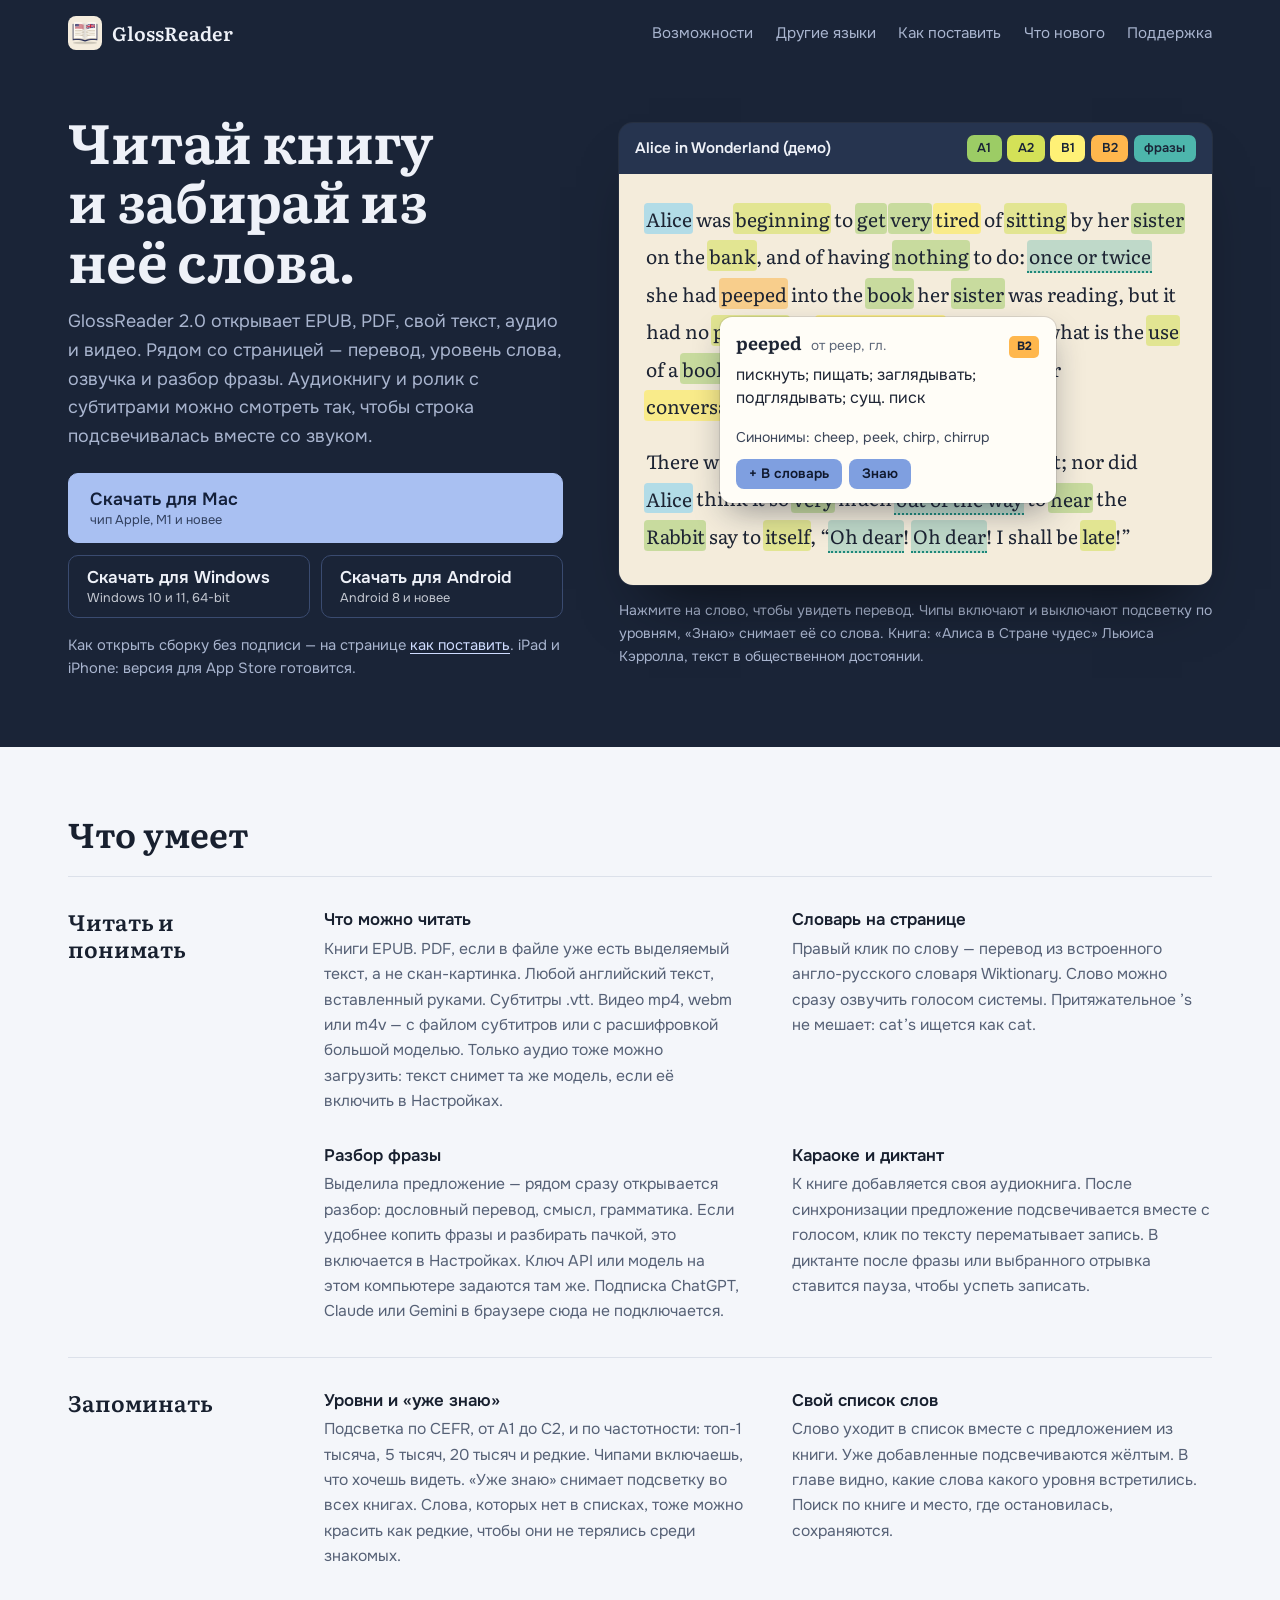
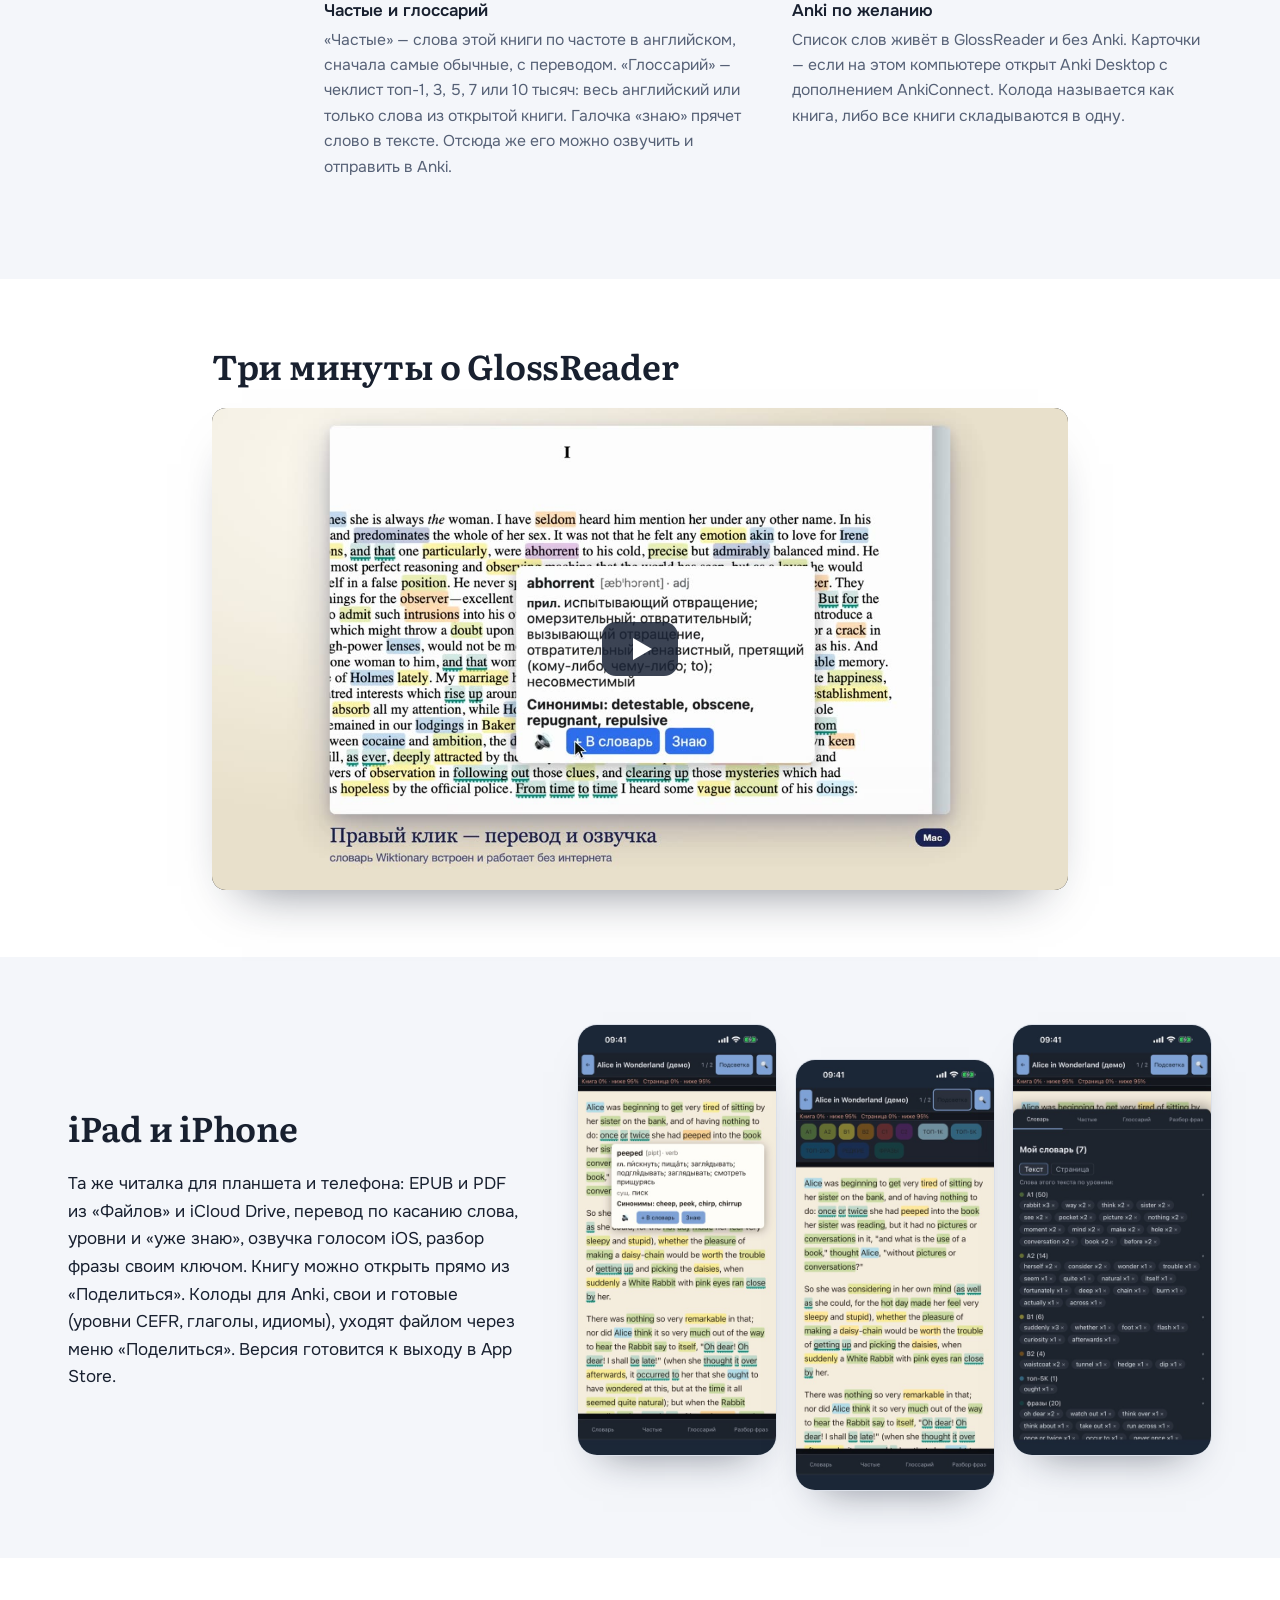
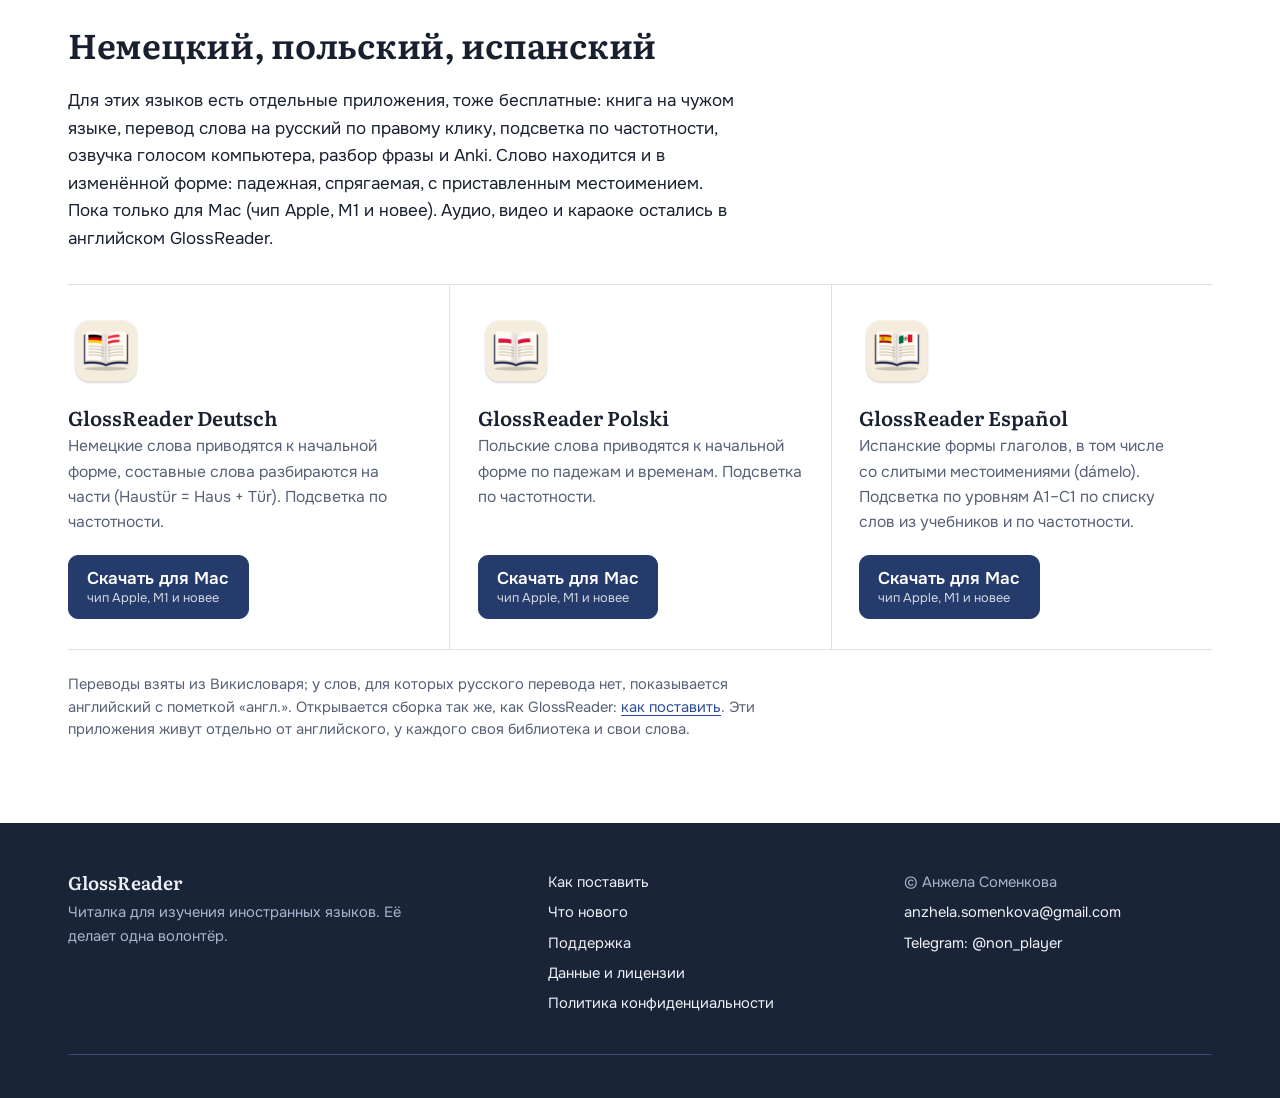
<file: index.html>
<!DOCTYPE html>
<html lang="ru">
<head>
  <meta charset="utf-8">
  <meta name="viewport" content="width=device-width, initial-scale=1">
  <meta name="theme-color" content="#1a2437">
  <meta name="description" content="Читалка для изучения языков: перевод слова по правому клику, подсветка по уровням A1–C2, озвучка и разбор фразы. Для Mac, Windows и Android.">
  <title>GlossReader — читалка для изучения английского</title>
  <link rel="preload" href="fonts/onest-cyrillic-wght-normal.woff2" as="font" type="font/woff2" crossorigin>
  <link rel="preload" href="fonts/literata-cyrillic-wght-normal.woff2" as="font" type="font/woff2" crossorigin>
  <link rel="stylesheet" href="style.css?v=2026-11-12b">
  <link rel="icon" href="favicon.ico" sizes="any">
  <link rel="icon" type="image/png" sizes="32x32" href="favicon-32.png">
  <link rel="icon" type="image/png" sizes="192x192" href="icon-192.png">
  <link rel="apple-touch-icon" href="apple-touch-icon.png">
</head>
<body>
  <header class="top">
    <div class="wide">
    <nav class="nav" aria-label="Разделы">
      <a class="brand" href="index.html"><img src="icon-192.png" alt="" width="34" height="34">GlossReader</a>
      <a href="index.html#features">Возможности</a>
      <a href="index.html#languages">Другие языки</a>
      <a href="guide.html">Как поставить</a>
      <a href="notes.html">Что нового</a>
      <a href="support.html">Поддержка</a>
    </nav>
      <div class="hero">
        <div class="hero-text">
          <h1>Читай книгу и забирай из неё слова.</h1>
          <p class="lead">GlossReader 2.0 открывает EPUB, PDF, свой текст, аудио и видео. Рядом со страницей — перевод, уровень слова, озвучка и разбор фразы. Аудиокнигу и ролик с субтитрами можно смотреть так, чтобы строка подсвечивалась вместе со звуком.</p>
          <div class="downloads">
            <a class="btn primary" href="downloads/GlossReader.dmg" data-goatcounter-click="download-GlossReader.dmg">Скачать для Mac<small>чип Apple, M1 и новее</small></a>
            <a class="btn" href="downloads/GlossReader-amd64-installer.exe" data-goatcounter-click="download-GlossReader-amd64-installer.exe">Скачать для Windows<small>Windows 10 и 11, 64-bit</small></a>
            <a class="btn" href="downloads/GlossReader.apk" data-goatcounter-click="download-GlossReader.apk">Скачать для Android<small>Android 8 и новее</small></a>
          </div>
          <p class="fine">Как открыть сборку без подписи — на странице <a href="guide.html">как поставить</a>. iPad и iPhone: версия для App Store готовится.</p>
        </div>

        <figure class="reader" id="reader" data-off="">
          <div class="reader-window">
            <div class="reader-bar">
              <span class="reader-title">Alice in Wonderland (демо)</span>
              <div class="chips" role="group" aria-label="Подсветка по уровням">
                <button type="button" class="chip" data-lvl="a1" aria-pressed="true">A1</button>
                <button type="button" class="chip" data-lvl="a2" aria-pressed="true">A2</button>
                <button type="button" class="chip" data-lvl="b1" aria-pressed="true">B1</button>
                <button type="button" class="chip" data-lvl="b2" aria-pressed="true">B2</button>
                <button type="button" class="chip" data-lvl="phrase" aria-pressed="true">фразы</button>
              </div>
            </div>
            <div class="reader-page" lang="en">
              <p><span class="w name" data-k="alice" role="button" tabindex="0">Alice</span> was <span class="w a2" data-k="beginning" role="button" tabindex="0">beginning</span> to <span class="w a1" data-k="get" role="button" tabindex="0">get</span> <span class="w a1" data-k="very" role="button" tabindex="0">very</span> <span class="w b1" data-k="tired" role="button" tabindex="0">tired</span> of <span class="w a2" data-k="sitting" role="button" tabindex="0">sitting</span> by her <span class="w a1" data-k="sister" role="button" tabindex="0">sister</span> on the <span class="w a2" data-k="bank" role="button" tabindex="0">bank</span>, and of having <span class="w a1" data-k="nothing" role="button" tabindex="0">nothing</span> to do: <span class="w phrase" data-k="oncetwice" role="button" tabindex="0">once or twice</span> she had <span class="w b2" data-k="peeped" role="button" tabindex="0">peeped</span> into the <span class="w a1" data-k="book" role="button" tabindex="0">book</span> her <span class="w a1" data-k="sister" role="button" tabindex="0">sister</span> was reading, but it had no <span class="w a2" data-k="pictures" role="button" tabindex="0">pictures</span> or <span class="w b1" data-k="conversations" role="button" tabindex="0">conversations</span> in it, “and what is the <span class="w a2" data-k="use" role="button" tabindex="0">use</span> of a <span class="w a1" data-k="book" role="button" tabindex="0">book</span>,” <span class="w b1" data-k="thought" role="button" tabindex="0">thought</span> <span class="w name" data-k="alice" role="button" tabindex="0">Alice</span> “<span class="w a2" data-k="without" role="button" tabindex="0">without</span> <span class="w a2" data-k="pictures" role="button" tabindex="0">pictures</span> or <span class="w b1" data-k="conversations" role="button" tabindex="0">conversations</span>?”</p>
              <p>There was <span class="w a1" data-k="nothing" role="button" tabindex="0">nothing</span> so <span class="w a1" data-k="very" role="button" tabindex="0">very</span> <span class="w b2" data-k="remarkable" role="button" tabindex="0">remarkable</span> in that; nor did <span class="w name" data-k="alice" role="button" tabindex="0">Alice</span> think it so <span class="w a1" data-k="very" role="button" tabindex="0">very</span> much <span class="w phrase" data-k="outofway" role="button" tabindex="0">out of the way</span> to <span class="w a1" data-k="hear" role="button" tabindex="0">hear</span> the <span class="w a1" data-k="rabbit" role="button" tabindex="0">Rabbit</span> say to <span class="w a2" data-k="itself" role="button" tabindex="0">itself</span>, “<span class="w phrase" data-k="ohdear" role="button" tabindex="0">Oh dear</span>! <span class="w phrase" data-k="ohdear" role="button" tabindex="0">Oh dear</span>! I shall be <span class="w a2" data-k="late" role="button" tabindex="0">late</span>!”</p>
              <div class="pop" role="dialog" aria-label="Перевод слова" lang="ru" hidden>
                <div class="pop-head"><span class="pop-word"></span><span class="pop-pos"></span><span class="pop-level"></span></div>
                <p class="pop-tr"></p>
                <p class="pop-syn"></p>
                <div class="pop-actions">
                  <button type="button" data-act="save" aria-pressed="false">+ В словарь</button>
                  <button type="button" data-act="known">Знаю</button>
                </div>
              </div>
            </div>
          </div>
          <figcaption class="reader-note">Нажмите на слово, чтобы увидеть перевод. Чипы включают и выключают подсветку по уровням, «Знаю» снимает её со слова. Книга: «Алиса в Стране чудес» Льюиса Кэрролла, текст в общественном достоянии.</figcaption>
        </figure>
      </div>
    </div>
  </header>

  <main>
    <section class="section" id="features">
      <div class="wide">
        <h2>Что умеет</h2>
        <div class="group">
          <h3 class="group-title">Читать и понимать</h3>
          <div class="feats">
          <article class="feat">
            <h4>Что можно читать</h4>
            <p>Книги EPUB. PDF, если в файле уже есть выделяемый текст, а не скан-картинка. Любой английский текст, вставленный руками. Субтитры .vtt. Видео mp4, webm или m4v — с файлом субтитров или с расшифровкой большой моделью. Только аудио тоже можно загрузить: текст снимет та же модель, если её включить в Настройках.</p>
          </article>
          <article class="feat">
            <h4>Словарь на странице</h4>
            <p>Правый клик по слову — перевод из встроенного англо-русского словаря Wiktionary. Слово можно сразу озвучить голосом системы. Притяжательное ’s не мешает: cat’s ищется как cat.</p>
          </article>
          <article class="feat">
            <h4>Разбор фразы</h4>
            <p>Выделила предложение — рядом сразу открывается разбор: дословный перевод, смысл, грамматика. Если удобнее копить фразы и разбирать пачкой, это включается в Настройках. Ключ API или модель на этом компьютере задаются там же. Подписка ChatGPT, Claude или Gemini в браузере сюда не подключается.</p>
          </article>
          <article class="feat">
            <h4>Караоке и диктант</h4>
            <p>К книге добавляется своя аудиокнига. После синхронизации предложение подсвечивается вместе с голосом, клик по тексту перематывает запись. В диктанте после фразы или выбранного отрывка ставится пауза, чтобы успеть записать.</p>
          </article>
          </div>
        </div>
        <div class="group">
          <h3 class="group-title">Запоминать</h3>
          <div class="feats">
          <article class="feat">
            <h4>Уровни и «уже знаю»</h4>
            <p>Подсветка по CEFR, от A1 до C2, и по частотности: топ-1 тысяча, 5 тысяч, 20 тысяч и редкие. Чипами включаешь, что хочешь видеть. «Уже знаю» снимает подсветку во всех книгах. Слова, которых нет в списках, тоже можно красить как редкие, чтобы они не терялись среди знакомых.</p>
          </article>
          <article class="feat">
            <h4>Свой список слов</h4>
            <p>Слово уходит в список вместе с предложением из книги. Уже добавленные подсвечиваются жёлтым. В главе видно, какие слова какого уровня встретились. Поиск по книге и место, где остановилась, сохраняются.</p>
          </article>
          <article class="feat">
            <h4>Частые и глоссарий</h4>
            <p>«Частые» — слова этой книги по частоте в английском, сначала самые обычные, с переводом. «Глоссарий» — чеклист топ-1, 3, 5, 7 или 10 тысяч: весь английский или только слова из открытой книги. Галочка «знаю» прячет слово в тексте. Отсюда же его можно озвучить и отправить в Anki.</p>
          </article>
          <article class="feat">
            <h4>Anki по желанию</h4>
            <p>Список слов живёт в GlossReader и без Anki. Карточки — если на этом компьютере открыт Anki Desktop с дополнением AnkiConnect. Колода называется как книга, либо все книги складываются в одну.</p>
          </article>
          </div>
        </div>
      </div>
    </section>

    <section class="section surface" id="video">
      <div class="wide video-wrap">
        <h2>Три минуты о GlossReader</h2>
        <!-- The YouTube player loads only on click: until then the page talks to nobody
             but GitHub Pages, as privacy.html promises. It starts muted so it never
             surprises anyone with sound. Without JavaScript the link opens the video
             on YouTube. -->
        <div class="video" data-youtube="9td3zvBmm-w">
          <a href="https://youtu.be/9td3zvBmm-w" aria-label="Смотреть ролик о GlossReader">
            <img src="img/promo-poster.jpg" alt="Кадр из ролика: правый клик по слову abhorrent открывает перевод и озвучку" width="1280" height="720" loading="lazy">
            <span class="play" aria-hidden="true"></span>
          </a>
        </div>
      </div>
    </section>

    <section class="section" id="ios">
      <div class="wide split">
        <div>
          <h2>iPad и iPhone</h2>
          <p>Та же читалка для планшета и телефона: EPUB и PDF из «Файлов» и iCloud Drive, перевод по касанию слова, уровни и «уже знаю», озвучка голосом iOS, разбор фразы своим ключом. Книгу можно открыть прямо из «Поделиться». Колоды для Anki, свои и готовые (уровни CEFR, глаголы, идиомы), уходят файлом через меню «Поделиться». Версия готовится к выходу в App Store.</p>
        </div>
        <div class="phones">
          <figure><img src="img/phone-translation.jpg" alt="iPhone: перевод слова peeped над страницей книги" width="460" height="1000" loading="lazy"></figure>
          <figure><img src="img/phone-levels.jpg" alt="iPhone: страница книги с подсветкой слов по уровням A1–C2" width="460" height="1000" loading="lazy"></figure>
          <figure><img src="img/phone-words.jpg" alt="iPhone: свой список слов книги, разложенный по уровням" width="460" height="1000" loading="lazy"></figure>
        </div>
      </div>
    </section>

    <section class="section surface" id="languages">
      <div class="wide">
        <h2>Немецкий, польский, испанский</h2>
        <p class="section-lead">Для этих языков есть отдельные приложения, тоже бесплатные: книга на чужом языке, перевод слова на русский по правому клику, подсветка по частотности, озвучка голосом компьютера, разбор фразы и Anki. Слово находится и в изменённой форме: падежная, спрягаемая, с приставленным местоимением. Пока только для Mac (чип Apple, M1 и новее). Аудио, видео и караоке остались в английском GlossReader.</p>
        <div class="editions">
        <article class="edition">
          <img src="img/app-de.png" alt="Иконка GlossReader Deutsch: книга с флагами Германии и Австрии" width="76" height="76">
          <h3>GlossReader Deutsch</h3>
          <p>Немецкие слова приводятся к начальной форме, составные слова разбираются на части (Haustür = Haus + Tür). Подсветка по частотности.</p>
          <a class="btn primary" href="downloads/GlossReaderDeutsch.dmg" data-goatcounter-click="download-GlossReaderDeutsch.dmg">Скачать для Mac<small>чип Apple, M1 и новее</small></a>
        </article>
        <article class="edition">
          <img src="img/app-pl.png" alt="Иконка GlossReader Polski: книга с флагами Польши" width="76" height="76">
          <h3>GlossReader Polski</h3>
          <p>Польские слова приводятся к начальной форме по падежам и временам. Подсветка по частотности.</p>
          <a class="btn primary" href="downloads/GlossReaderPolski.dmg" data-goatcounter-click="download-GlossReaderPolski.dmg">Скачать для Mac<small>чип Apple, M1 и новее</small></a>
        </article>
        <article class="edition">
          <img src="img/app-es.png" alt="Иконка GlossReader Español: книга с флагами Испании и Мексики" width="76" height="76">
          <h3>GlossReader Español</h3>
          <p>Испанские формы глаголов, в том числе со слитыми местоимениями (dámelo). Подсветка по уровням A1–C1 по списку слов из учебников и по частотности.</p>
          <a class="btn primary" href="downloads/GlossReaderEspanol.dmg" data-goatcounter-click="download-GlossReaderEspanol.dmg">Скачать для Mac<small>чип Apple, M1 и новее</small></a>
        </article>
        </div>
        <p class="fine" style="margin-top:1.4rem;max-width:46rem">Переводы взяты из Викисловаря; у слов, для которых русского перевода нет, показывается английский с пометкой «англ.». Открывается сборка так же, как GlossReader: <a href="guide.html#editions">как поставить</a>. Эти приложения живут отдельно от английского, у каждого своя библиотека и свои слова.</p>
      </div>
    </section>
  </main>

  <footer class="foot">
    <div class="wide">
      <div class="foot-grid">
        <div>
          <strong>GlossReader</strong>
          <p>Читалка для изучения иностранных языков. Её делает одна волонтёр.</p>
        </div>
        <ul>
          <li><a href="guide.html">Как поставить</a></li>
          <li><a href="notes.html">Что нового</a></li>
          <li><a href="support.html">Поддержка</a></li>
          <li><a href="data.html">Данные и лицензии</a></li>
          <li><a href="privacy.html">Политика конфиденциальности</a></li>
        </ul>
        <ul>
          <li>© Анжела Соменкова</li>
          <li><a href="mailto:anzhela.somenkova@gmail.com">anzhela.somenkova@gmail.com</a></li>
          <li><a href="https://t.me/non_player">Telegram: @non_player</a></li>
        </ul>
      </div>
      <div class="foot-base"><span></span><!-- stats-link --></div>
    </div>
  </footer>
  <script src="demo.js?v=2026-11-12b"></script>
  <script>
    document.querySelectorAll('.video[data-youtube]').forEach(function (box) {
      box.querySelector('a').addEventListener('click', function (e) {
        e.preventDefault();
        var player = document.createElement('iframe');
        player.src = 'https://www.youtube-nocookie.com/embed/' + box.dataset.youtube + '?autoplay=1&mute=1&rel=0';
        player.title = 'Ролик о GlossReader';
        player.allow = 'autoplay; encrypted-media; picture-in-picture; fullscreen';
        player.allowFullscreen = true;
        box.replaceChildren(player);
      });
    });
  </script>
</body>
</html>
</file>
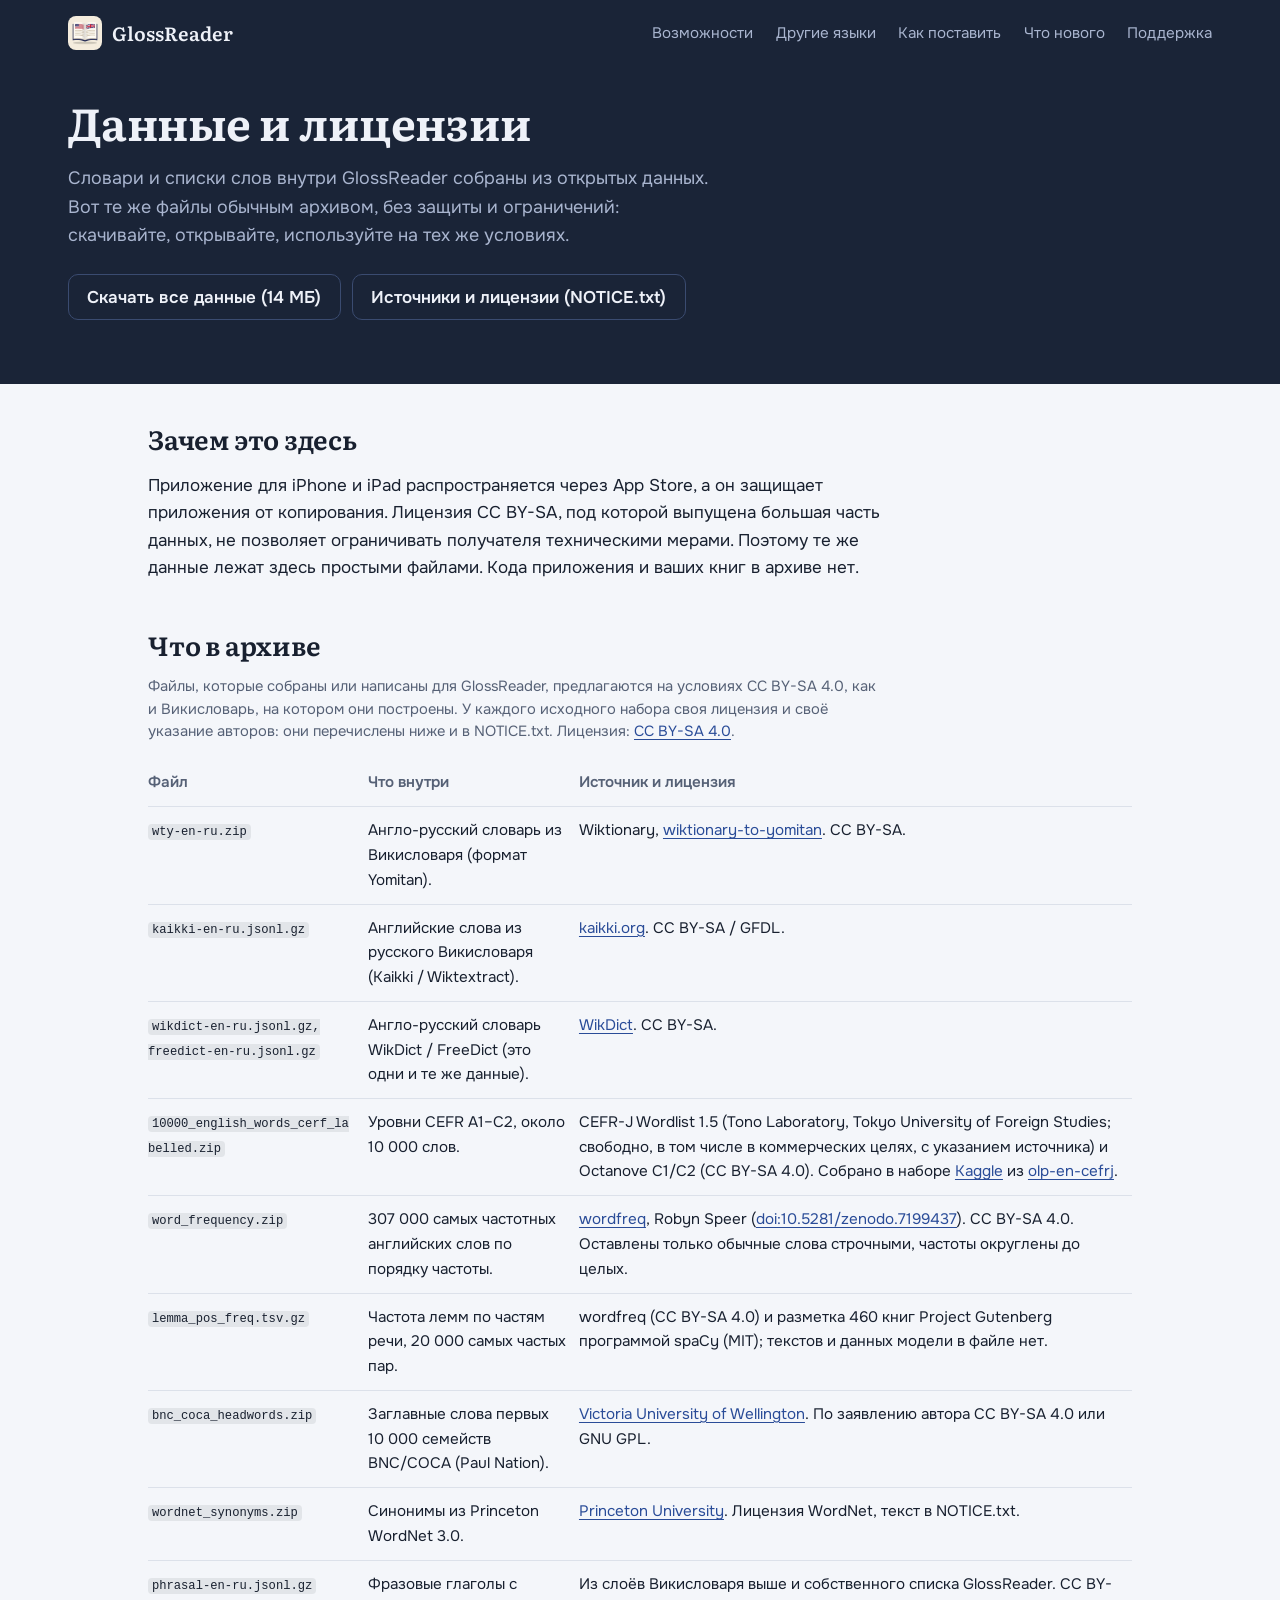
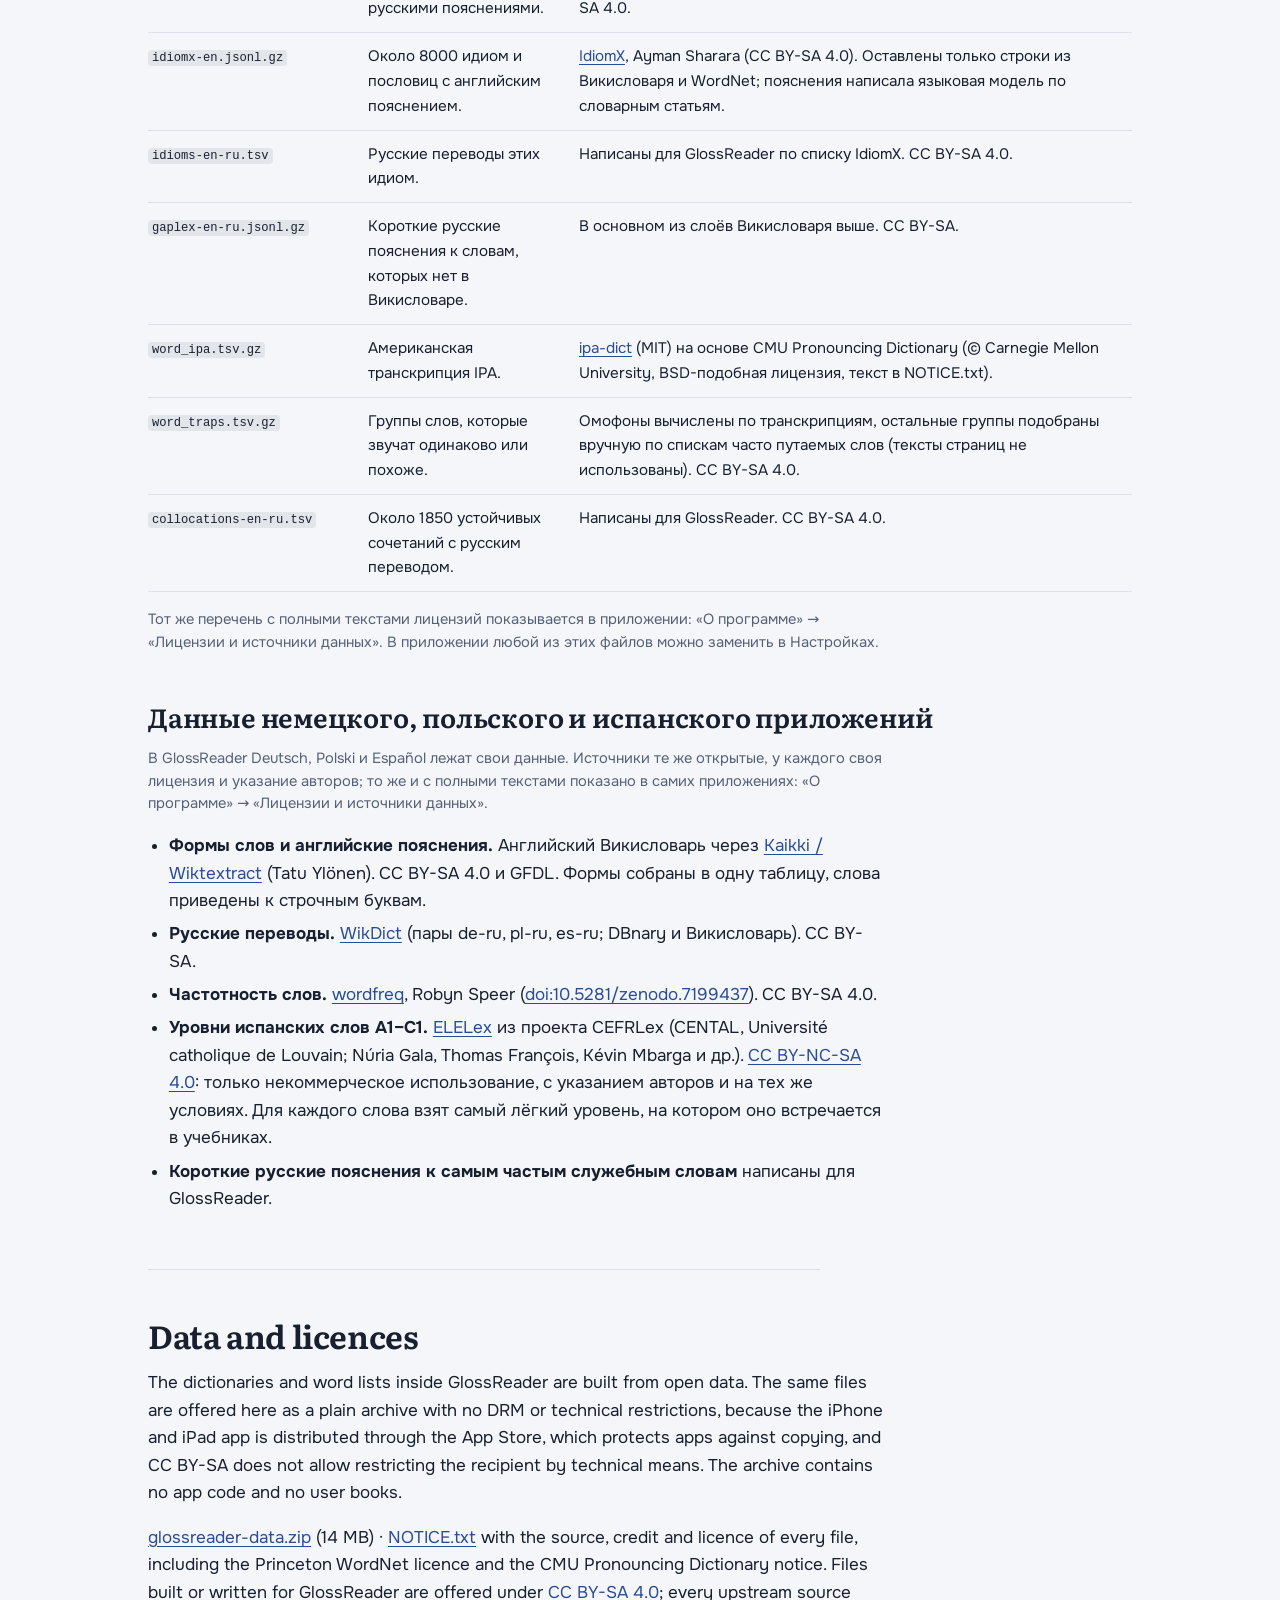
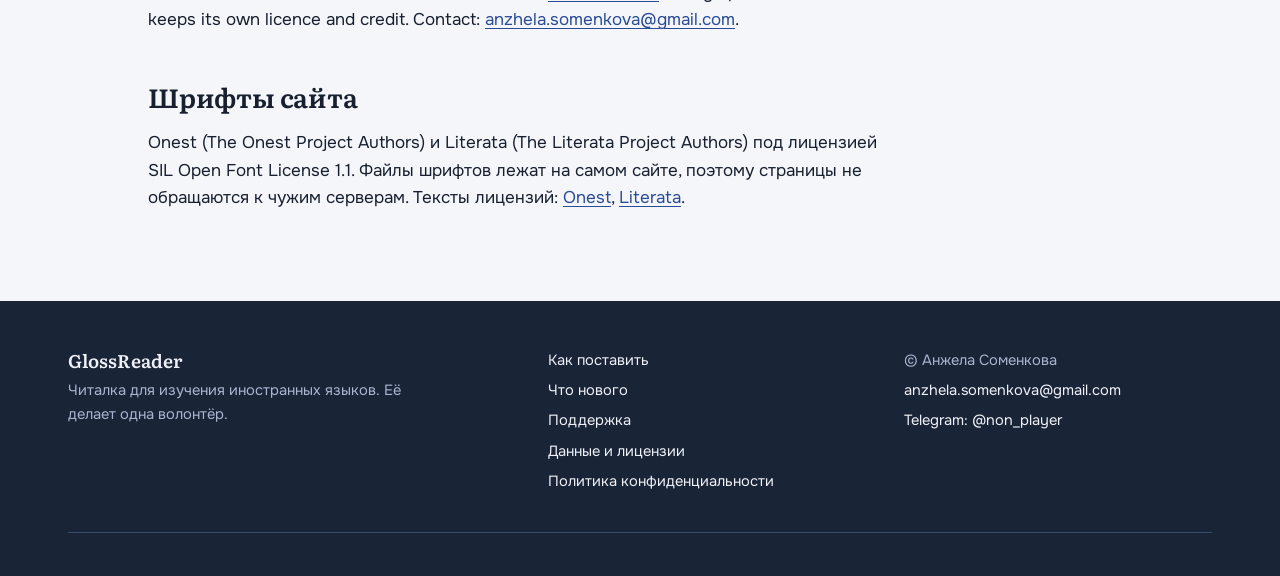
<file: data.html>
<!DOCTYPE html>
<html lang="ru">
<head>
  <meta charset="utf-8">
  <meta name="viewport" content="width=device-width, initial-scale=1">
  <meta name="theme-color" content="#1a2437">
  <title>GlossReader: данные и лицензии / Data and licences</title>
  <link rel="preload" href="fonts/onest-cyrillic-wght-normal.woff2" as="font" type="font/woff2" crossorigin>
  <link rel="preload" href="fonts/literata-cyrillic-wght-normal.woff2" as="font" type="font/woff2" crossorigin>
  <link rel="stylesheet" href="style.css?v=2026-11-12b">
  <link rel="icon" href="favicon.ico" sizes="any">
  <link rel="icon" type="image/png" sizes="32x32" href="favicon-32.png">
  <link rel="icon" type="image/png" sizes="192x192" href="icon-192.png">
  <link rel="apple-touch-icon" href="apple-touch-icon.png">
</head>
<body>
  <header class="top">
    <div class="wide">
    <nav class="nav" aria-label="Разделы">
      <a class="brand" href="index.html"><img src="icon-192.png" alt="" width="34" height="34">GlossReader</a>
      <a href="index.html#features">Возможности</a>
      <a href="index.html#languages">Другие языки</a>
      <a href="guide.html">Как поставить</a>
      <a href="notes.html">Что нового</a>
      <a href="support.html">Поддержка</a>
    </nav>
      <div class="page-head">
      <h1>Данные и лицензии</h1>
      <p class="lead">Словари и списки слов внутри GlossReader собраны из открытых данных. Вот те же файлы обычным архивом, без защиты и ограничений: скачивайте, открывайте, используйте на тех же условиях.</p>
      <div class="downloads">
        <a class="btn" href="downloads/data/glossreader-data.zip" data-goatcounter-click="download-glossreader-data.zip">Скачать все данные (14 МБ)</a>
        <a class="btn secondary" href="downloads/data/NOTICE.txt" data-goatcounter-click="download-NOTICE.txt">Источники и лицензии (NOTICE.txt)</a>
      </div>
    
      </div>
    </div>
  </header>

  <main class="prose roomy">
    <h2>Зачем это здесь</h2>
    <p>Приложение для iPhone и iPad распространяется через App Store, а он защищает приложения от копирования. Лицензия CC BY-SA, под которой выпущена большая часть данных, не позволяет ограничивать получателя техническими мерами. Поэтому те же данные лежат здесь простыми файлами. Кода приложения и ваших книг в архиве нет.</p>

    <h2>Что в архиве</h2>
    <p class="fine">Файлы, которые собраны или написаны для GlossReader, предлагаются на условиях CC BY-SA 4.0, как и Викисловарь, на котором они построены. У каждого исходного набора своя лицензия и своё указание авторов: они перечислены ниже и в NOTICE.txt. Лицензия: <a href="https://creativecommons.org/licenses/by-sa/4.0/legalcode.en">CC BY-SA 4.0</a>.</p>
    <table>
      <thead><tr><th>Файл</th><th>Что внутри</th><th>Источник и лицензия</th></tr></thead>
      <tbody>
        <tr><td><code>wty-en-ru.zip</code></td><td>Англо-русский словарь из Викисловаря (формат Yomitan).</td><td>Wiktionary, <a href="https://github.com/yomidevs/wiktionary-to-yomitan">wiktionary-to-yomitan</a>. CC BY-SA.</td></tr>
        <tr><td><code>kaikki-en-ru.jsonl.gz</code></td><td>Английские слова из русского Викисловаря (Kaikki / Wiktextract).</td><td><a href="https://kaikki.org/dictionary/downloads/ru/">kaikki.org</a>. CC BY-SA / GFDL.</td></tr>
        <tr><td><code>wikdict-en-ru.jsonl.gz, freedict-en-ru.jsonl.gz</code></td><td>Англо-русский словарь WikDict / FreeDict (это одни и те же данные).</td><td><a href="https://www.wikdict.com/page/about">WikDict</a>. CC BY-SA.</td></tr>
        <tr><td><code>10000_english_words_cerf_labelled.zip</code></td><td>Уровни CEFR A1–C2, около 10 000 слов.</td><td>CEFR-J Wordlist 1.5 (Tono Laboratory, Tokyo University of Foreign Studies; свободно, в том числе в коммерческих целях, с указанием источника) и Octanove C1/C2 (CC BY-SA 4.0). Собрано в наборе <a href="https://www.kaggle.com/datasets/nezahatkk/10-000-english-words-cerf-labelled">Kaggle</a> из <a href="https://github.com/openlanguageprofiles/olp-en-cefrj">olp-en-cefrj</a>.</td></tr>
        <tr><td><code>word_frequency.zip</code></td><td>307 000 самых частотных английских слов по порядку частоты.</td><td><a href="https://github.com/rspeer/wordfreq">wordfreq</a>, Robyn Speer (<a href="https://doi.org/10.5281/zenodo.7199437">doi:10.5281/zenodo.7199437</a>). CC BY-SA 4.0. Оставлены только обычные слова строчными, частоты округлены до целых.</td></tr>
        <tr><td><code>lemma_pos_freq.tsv.gz</code></td><td>Частота лемм по частям речи, 20 000 самых частых пар.</td><td>wordfreq (CC BY-SA 4.0) и разметка 460 книг Project Gutenberg программой spaCy (MIT); текстов и данных модели в файле нет.</td></tr>
        <tr><td><code>bnc_coca_headwords.zip</code></td><td>Заглавные слова первых 10 000 семейств BNC/COCA (Paul Nation).</td><td><a href="https://www.wgtn.ac.nz/lals/resources/paul-nations-resources/vocabulary-lists">Victoria University of Wellington</a>. По заявлению автора CC BY-SA 4.0 или GNU GPL.</td></tr>
        <tr><td><code>wordnet_synonyms.zip</code></td><td>Синонимы из Princeton WordNet 3.0.</td><td><a href="https://wordnet.princeton.edu/">Princeton University</a>. Лицензия WordNet, текст в NOTICE.txt.</td></tr>
        <tr><td><code>phrasal-en-ru.jsonl.gz</code></td><td>Фразовые глаголы с русскими пояснениями.</td><td>Из слоёв Викисловаря выше и собственного списка GlossReader. CC BY-SA 4.0.</td></tr>
        <tr><td><code>idiomx-en.jsonl.gz</code></td><td>Около 8000 идиом и пословиц с английским пояснением.</td><td><a href="https://huggingface.co/datasets/aymansharara/IdiomX">IdiomX</a>, Ayman Sharara (CC BY-SA 4.0). Оставлены только строки из Викисловаря и WordNet; пояснения написала языковая модель по словарным статьям.</td></tr>
        <tr><td><code>idioms-en-ru.tsv</code></td><td>Русские переводы этих идиом.</td><td>Написаны для GlossReader по списку IdiomX. CC BY-SA 4.0.</td></tr>
        <tr><td><code>gaplex-en-ru.jsonl.gz</code></td><td>Короткие русские пояснения к словам, которых нет в Викисловаре.</td><td>В основном из слоёв Викисловаря выше. CC BY-SA.</td></tr>
        <tr><td><code>word_ipa.tsv.gz</code></td><td>Американская транскрипция IPA.</td><td><a href="https://github.com/open-dict-data/ipa-dict">ipa-dict</a> (MIT) на основе CMU Pronouncing Dictionary (© Carnegie Mellon University, BSD-подобная лицензия, текст в NOTICE.txt).</td></tr>
        <tr><td><code>word_traps.tsv.gz</code></td><td>Группы слов, которые звучат одинаково или похоже.</td><td>Омофоны вычислены по транскрипциям, остальные группы подобраны вручную по спискам часто путаемых слов (тексты страниц не использованы). CC BY-SA 4.0.</td></tr>
        <tr><td><code>collocations-en-ru.tsv</code></td><td>Около 1850 устойчивых сочетаний с русским переводом.</td><td>Написаны для GlossReader. CC BY-SA 4.0.</td></tr>
      </tbody>
    </table>
    <p class="fine">Тот же перечень с полными текстами лицензий показывается в приложении: «О программе» → «Лицензии и источники данных». В приложении любой из этих файлов можно заменить в Настройках.</p>

    <h2>Данные немецкого, польского и испанского приложений</h2>
    <p class="fine">В GlossReader Deutsch, Polski и Español лежат свои данные. Источники те же открытые, у каждого своя лицензия и указание авторов; то же и с полными текстами показано в самих приложениях: «О программе» → «Лицензии и источники данных».</p>
    <ul>
      <li><strong>Формы слов и английские пояснения.</strong> Английский Викисловарь через <a href="https://kaikki.org/">Kaikki / Wiktextract</a> (Tatu Ylönen). CC BY-SA 4.0 и GFDL. Формы собраны в одну таблицу, слова приведены к строчным буквам.</li>
      <li><strong>Русские переводы.</strong> <a href="https://www.wikdict.com/page/about">WikDict</a> (пары de-ru, pl-ru, es-ru; DBnary и Викисловарь). CC BY-SA.</li>
      <li><strong>Частотность слов.</strong> <a href="https://github.com/rspeer/wordfreq">wordfreq</a>, Robyn Speer (<a href="https://doi.org/10.5281/zenodo.7199437">doi:10.5281/zenodo.7199437</a>). CC BY-SA 4.0.</li>
      <li><strong>Уровни испанских слов A1–C1.</strong> <a href="https://cental.uclouvain.be/cefrlex/">ELELex</a> из проекта CEFRLex (CENTAL, Université catholique de Louvain; Núria Gala, Thomas François, Kévin Mbarga и др.). <a href="https://creativecommons.org/licenses/by-nc-sa/4.0/">CC BY-NC-SA 4.0</a>: только некоммерческое использование, с указанием авторов и на тех же условиях. Для каждого слова взят самый лёгкий уровень, на котором оно встречается в учебниках.</li>
      <li><strong>Короткие русские пояснения к самым частым служебным словам</strong> написаны для GlossReader.</li>
    </ul>

    <hr>

    <h1>Data and licences</h1>
    <p>The dictionaries and word lists inside GlossReader are built from open data. The same files are offered here as a plain archive with no DRM or technical restrictions, because the iPhone and iPad app is distributed through the App Store, which protects apps against copying, and CC BY-SA does not allow restricting the recipient by technical means. The archive contains no app code and no user books.</p>
    <p><a href="downloads/data/glossreader-data.zip" data-goatcounter-click="download-glossreader-data.zip">glossreader-data.zip</a> (14 MB) · <a href="downloads/data/NOTICE.txt" data-goatcounter-click="download-NOTICE.txt">NOTICE.txt</a> with the source, credit and licence of every file, including the Princeton WordNet licence and the CMU Pronouncing Dictionary notice. Files built or written for GlossReader are offered under <a href="https://creativecommons.org/licenses/by-sa/4.0/legalcode.en">CC BY-SA 4.0</a>; every upstream source keeps its own licence and credit. Contact: <a href="mailto:anzhela.somenkova@gmail.com">anzhela.somenkova@gmail.com</a>.</p>

    

    <h2>Шрифты сайта</h2>
    <p>Onest (The Onest Project Authors) и Literata (The Literata Project Authors) под лицензией SIL Open Font License 1.1. Файлы шрифтов лежат на самом сайте, поэтому страницы не обращаются к чужим серверам. Тексты лицензий: <a href="fonts/OFL-Onest.txt">Onest</a>, <a href="fonts/OFL-Literata.txt">Literata</a>.</p>
  </main>

  <footer class="foot">
    <div class="wide">
      <div class="foot-grid">
        <div>
          <strong>GlossReader</strong>
          <p>Читалка для изучения иностранных языков. Её делает одна волонтёр.</p>
        </div>
        <ul>
          <li><a href="guide.html">Как поставить</a></li>
          <li><a href="notes.html">Что нового</a></li>
          <li><a href="support.html">Поддержка</a></li>
          <li><a href="data.html">Данные и лицензии</a></li>
          <li><a href="privacy.html">Политика конфиденциальности</a></li>
        </ul>
        <ul>
          <li>© Анжела Соменкова</li>
          <li><a href="mailto:anzhela.somenkova@gmail.com">anzhela.somenkova@gmail.com</a></li>
          <li><a href="https://t.me/non_player">Telegram: @non_player</a></li>
        </ul>
      </div>
      <div class="foot-base"><span></span><!-- stats-link --></div>
    </div>
  </footer>
</body>
</html>
</file>
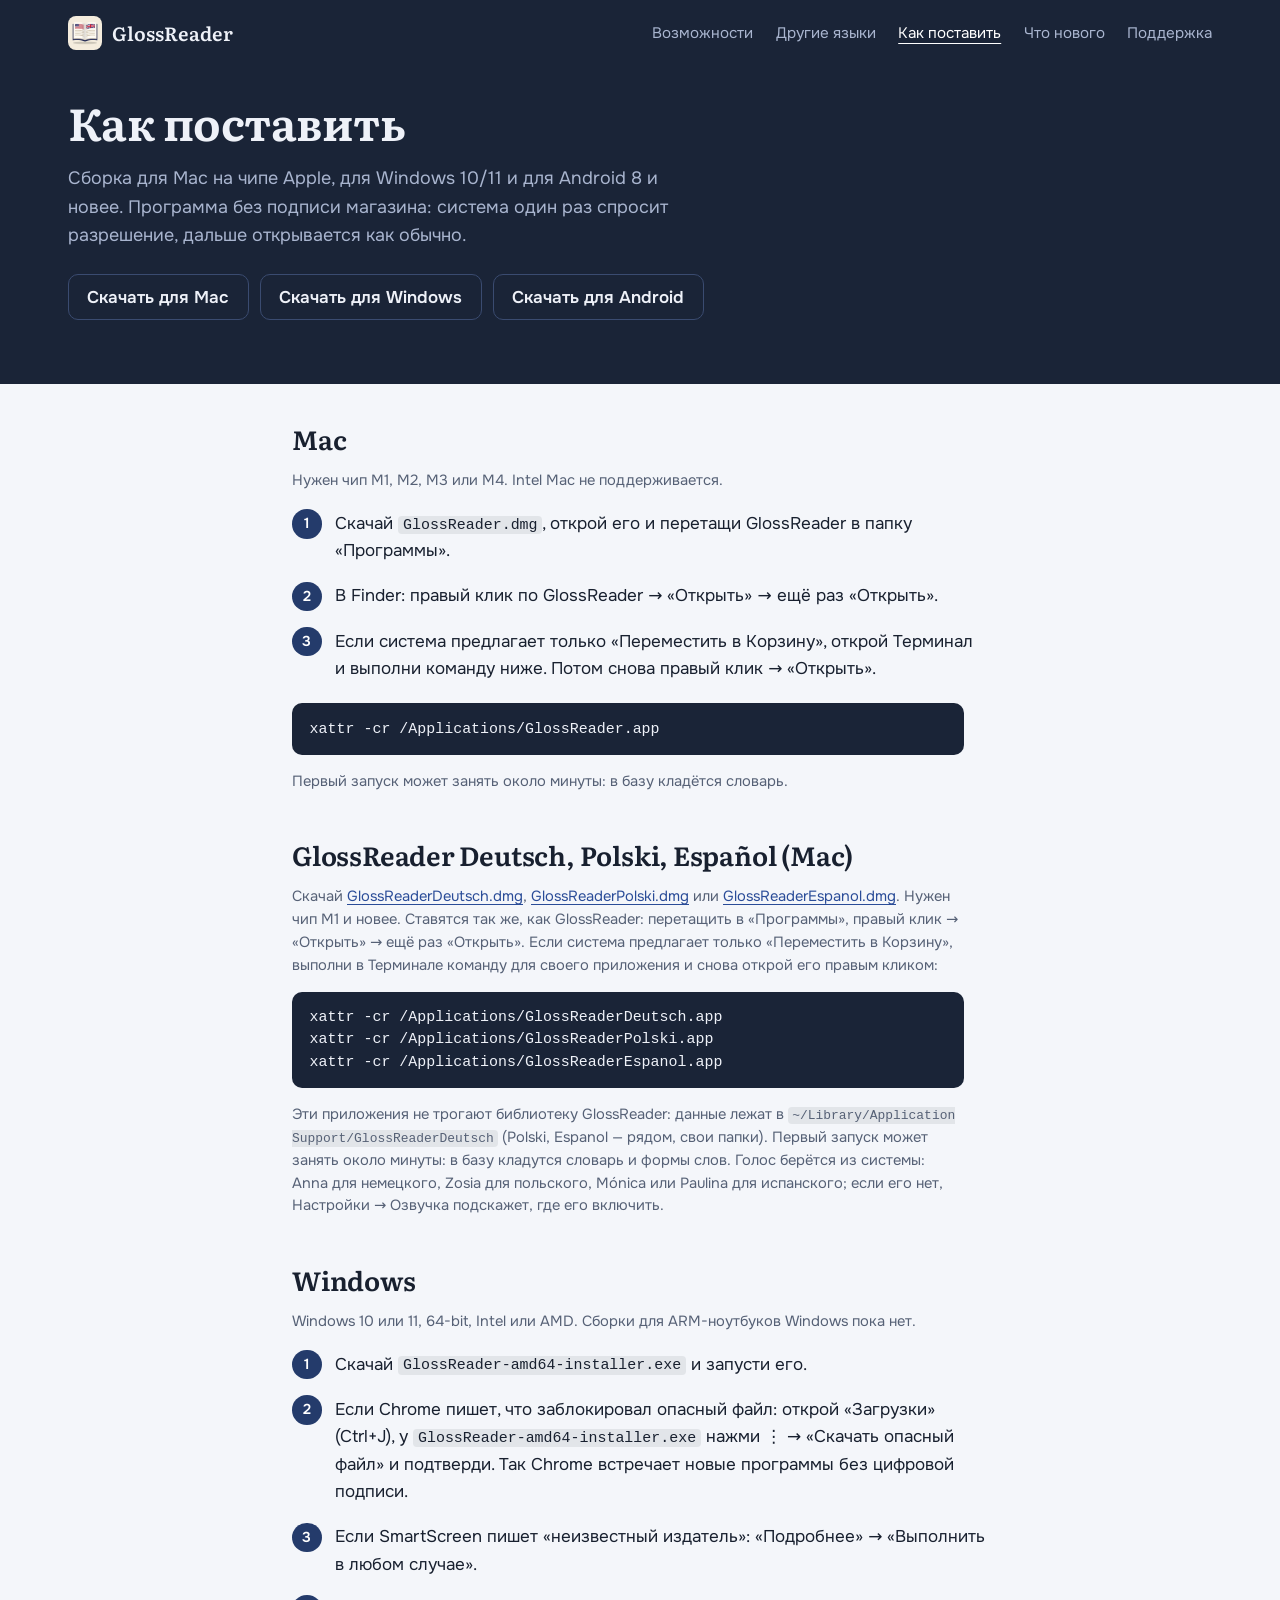
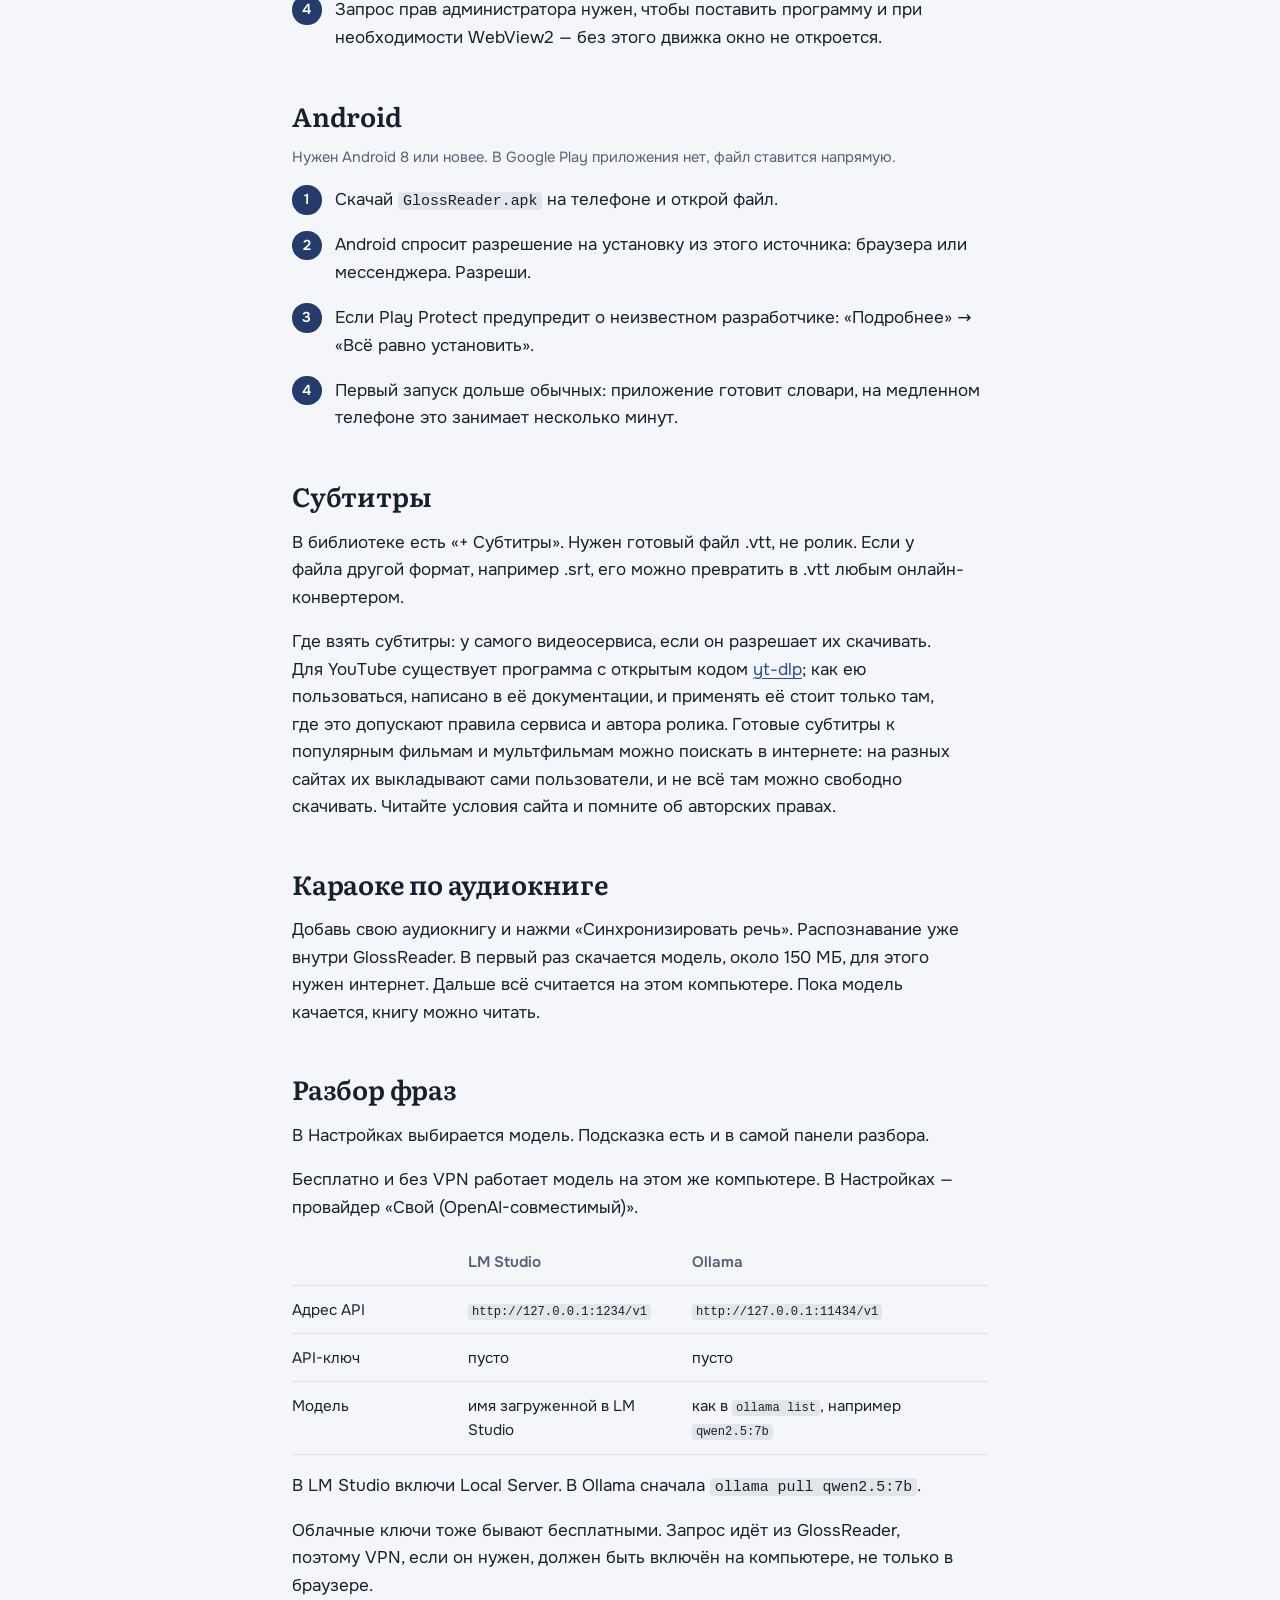
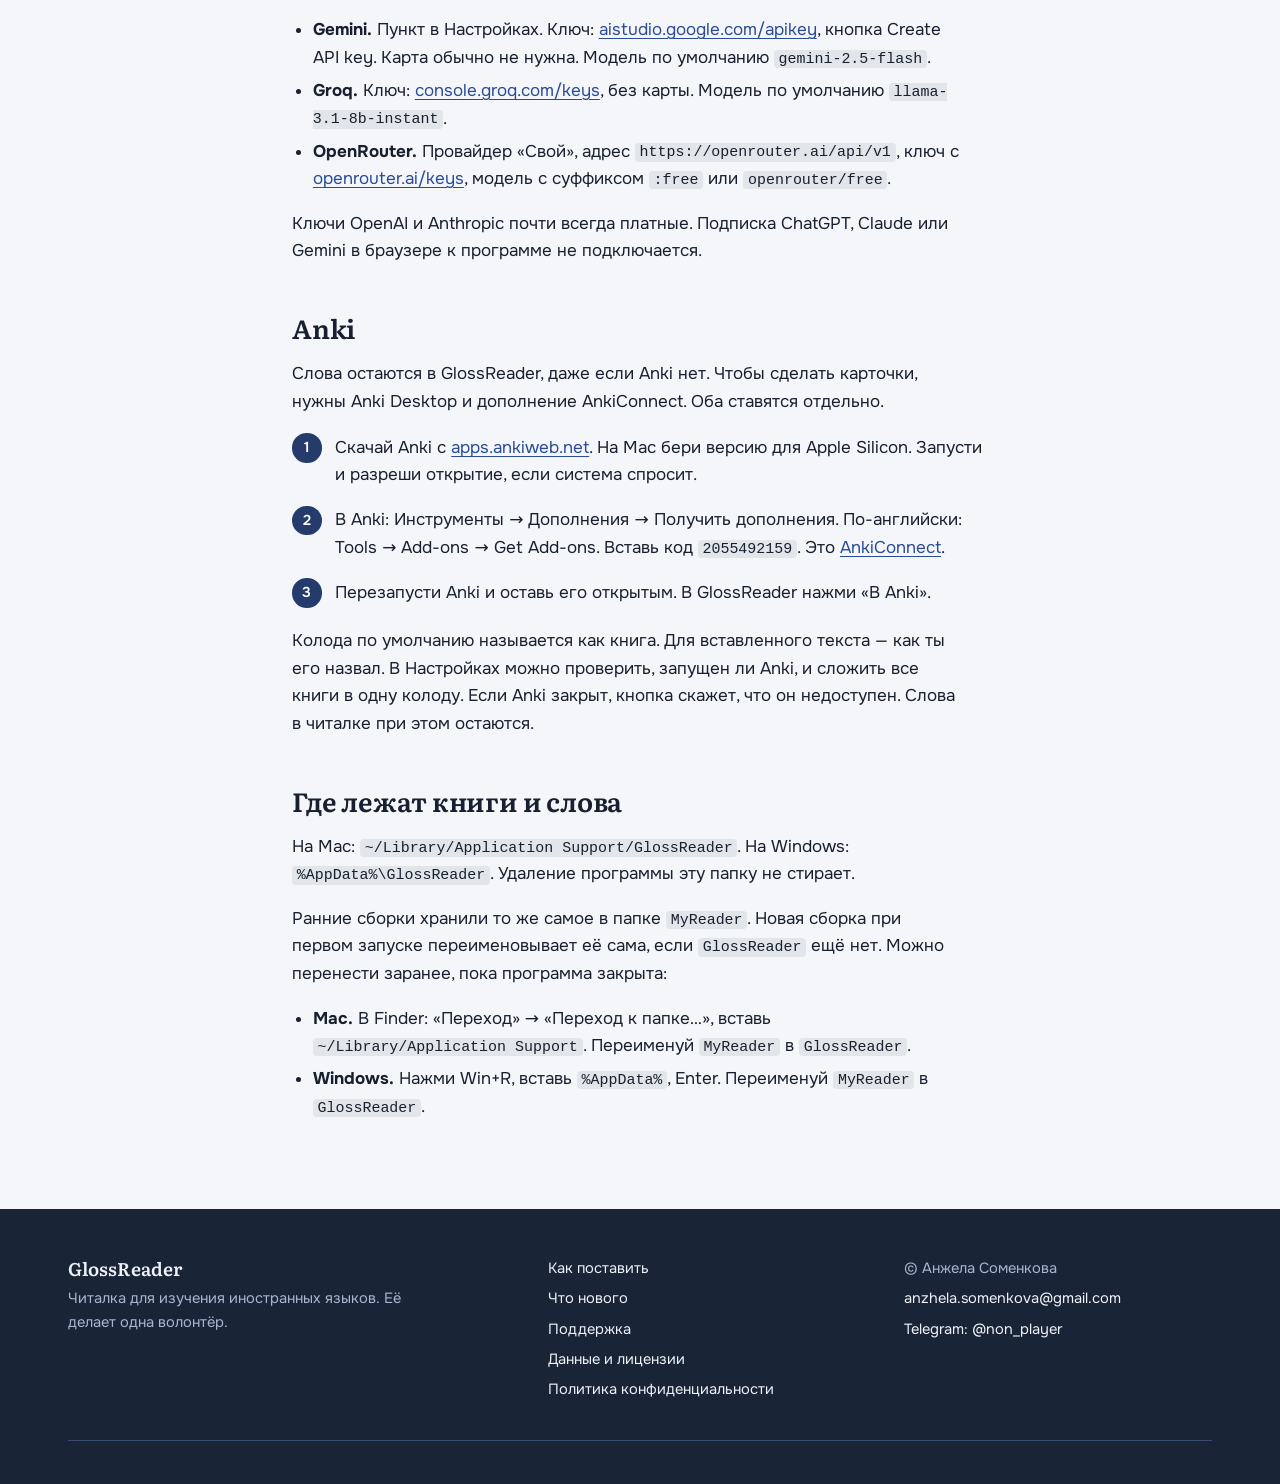
<file: guide.html>
<!DOCTYPE html>
<html lang="ru">
<head>
  <meta charset="utf-8">
  <meta name="viewport" content="width=device-width, initial-scale=1">
  <meta name="theme-color" content="#1a2437">
  <title>Как поставить GlossReader</title>
  <link rel="preload" href="fonts/onest-cyrillic-wght-normal.woff2" as="font" type="font/woff2" crossorigin>
  <link rel="preload" href="fonts/literata-cyrillic-wght-normal.woff2" as="font" type="font/woff2" crossorigin>
  <link rel="stylesheet" href="style.css?v=2026-11-12b">
  <link rel="icon" href="favicon.ico" sizes="any">
  <link rel="icon" type="image/png" sizes="32x32" href="favicon-32.png">
  <link rel="icon" type="image/png" sizes="192x192" href="icon-192.png">
  <link rel="apple-touch-icon" href="apple-touch-icon.png">
</head>
<body>
  <header class="top">
    <div class="wide">
    <nav class="nav" aria-label="Разделы">
      <a class="brand" href="index.html"><img src="icon-192.png" alt="" width="34" height="34">GlossReader</a>
      <a href="index.html#features">Возможности</a>
      <a href="index.html#languages">Другие языки</a>
      <a href="guide.html" aria-current="page">Как поставить</a>
      <a href="notes.html">Что нового</a>
      <a href="support.html">Поддержка</a>
    </nav>
      <div class="page-head">
      <h1>Как поставить</h1>
      <p class="lead">Сборка для Mac на чипе Apple, для Windows 10/11 и для Android 8 и новее. Программа без подписи магазина: система один раз спросит разрешение, дальше открывается как обычно.</p>
      <div class="downloads">
        <a class="btn" href="downloads/GlossReader.dmg" data-goatcounter-click="download-GlossReader.dmg">Скачать для Mac</a>
        <a class="btn secondary" href="downloads/GlossReader-amd64-installer.exe" data-goatcounter-click="download-GlossReader-amd64-installer.exe">Скачать для Windows</a>
        <a class="btn secondary" href="downloads/GlossReader.apk" data-goatcounter-click="download-GlossReader.apk">Скачать для Android</a>
      </div>
    
      </div>
    </div>
  </header>

  <main class="prose">
    <h2>Mac</h2>
    <p class="fine">Нужен чип M1, M2, M3 или M4. Intel Mac не поддерживается.</p>
    <div class="steps">
      <article class="step"><p><strong class="n">1</strong> Скачай <code>GlossReader.dmg</code>, открой его и перетащи GlossReader в папку «Программы».</p></article>
      <article class="step"><p><strong class="n">2</strong> В Finder: правый клик по GlossReader → «Открыть» → ещё раз «Открыть».</p></article>
      <article class="step"><p><strong class="n">3</strong> Если система предлагает только «Переместить в Корзину», открой Терминал и выполни команду ниже. Потом снова правый клик → «Открыть».</p></article>
    </div>
    <pre>xattr -cr /Applications/GlossReader.app</pre>
    <p class="fine">Первый запуск может занять около минуты: в базу кладётся словарь.</p>

    <h2 id="editions">GlossReader Deutsch, Polski, Español (Mac)</h2>
    <p class="fine">Скачай <a href="downloads/GlossReaderDeutsch.dmg" data-goatcounter-click="download-GlossReaderDeutsch.dmg">GlossReaderDeutsch.dmg</a>, <a href="downloads/GlossReaderPolski.dmg" data-goatcounter-click="download-GlossReaderPolski.dmg">GlossReaderPolski.dmg</a> или <a href="downloads/GlossReaderEspanol.dmg" data-goatcounter-click="download-GlossReaderEspanol.dmg">GlossReaderEspanol.dmg</a>. Нужен чип M1 и новее. Ставятся так же, как GlossReader: перетащить в «Программы», правый клик → «Открыть» → ещё раз «Открыть». Если система предлагает только «Переместить в Корзину», выполни в Терминале команду для своего приложения и снова открой его правым кликом:</p>
    <pre>xattr -cr /Applications/GlossReaderDeutsch.app
xattr -cr /Applications/GlossReaderPolski.app
xattr -cr /Applications/GlossReaderEspanol.app</pre>
    <p class="fine">Эти приложения не трогают библиотеку GlossReader: данные лежат в <code>~/Library/Application Support/GlossReaderDeutsch</code> (Polski, Espanol — рядом, свои папки). Первый запуск может занять около минуты: в базу кладутся словарь и формы слов. Голос берётся из системы: Anna для немецкого, Zosia для польского, Mónica или Paulina для испанского; если его нет, Настройки → Озвучка подскажет, где его включить.</p>

    <h2>Windows</h2>
    <p class="fine">Windows 10 или 11, 64-bit, Intel или AMD. Сборки для ARM-ноутбуков Windows пока нет.</p>
    <div class="steps">
      <article class="step"><p><strong class="n">1</strong> Скачай <code>GlossReader-amd64-installer.exe</code> и запусти его.</p></article>
      <article class="step"><p><strong class="n">2</strong> Если Chrome пишет, что заблокировал опасный файл: открой «Загрузки» (Ctrl+J), у <code>GlossReader-amd64-installer.exe</code> нажми ⋮ → «Скачать опасный файл» и подтверди. Так Chrome встречает новые программы без цифровой подписи.</p></article>
      <article class="step"><p><strong class="n">3</strong> Если SmartScreen пишет «неизвестный издатель»: «Подробнее» → «Выполнить в любом случае».</p></article>
      <article class="step"><p><strong class="n">4</strong> Запрос прав администратора нужен, чтобы поставить программу и при необходимости WebView2 — без этого движка окно не откроется.</p></article>
    </div>

    <h2>Android</h2>
    <p class="fine">Нужен Android 8 или новее. В Google Play приложения нет, файл ставится напрямую.</p>
    <div class="steps">
      <article class="step"><p><strong class="n">1</strong> Скачай <code>GlossReader.apk</code> на телефоне и открой файл.</p></article>
      <article class="step"><p><strong class="n">2</strong> Android спросит разрешение на установку из этого источника: браузера или мессенджера. Разреши.</p></article>
      <article class="step"><p><strong class="n">3</strong> Если Play Protect предупредит о неизвестном разработчике: «Подробнее» → «Всё равно установить».</p></article>
      <article class="step"><p><strong class="n">4</strong> Первый запуск дольше обычных: приложение готовит словари, на медленном телефоне это занимает несколько минут.</p></article>
    </div>

    <h2>Субтитры</h2>
    <p>В библиотеке есть «+ Субтитры». Нужен готовый файл .vtt, не ролик. Если у файла другой формат, например .srt, его можно превратить в .vtt любым онлайн-конвертером.</p>
    <p>Где взять субтитры: у самого видеосервиса, если он разрешает их скачивать. Для YouTube существует программа с открытым кодом <a href="https://github.com/yt-dlp/yt-dlp">yt-dlp</a>; как ею пользоваться, написано в её документации, и применять её стоит только там, где это допускают правила сервиса и автора ролика. Готовые субтитры к популярным фильмам и мультфильмам можно поискать в интернете: на разных сайтах их выкладывают сами пользователи, и не всё там можно свободно скачивать. Читайте условия сайта и помните об авторских правах.</p>

    <h2>Караоке по аудиокниге</h2>
    <p>Добавь свою аудиокнигу и нажми «Синхронизировать речь». Распознавание уже внутри GlossReader. В первый раз скачается модель, около 150 МБ, для этого нужен интернет. Дальше всё считается на этом компьютере. Пока модель качается, книгу можно читать.</p>

    <h2>Разбор фраз</h2>
    <p>В Настройках выбирается модель. Подсказка есть и в самой панели разбора.</p>
    <p>Бесплатно и без VPN работает модель на этом же компьютере. В Настройках — провайдер «Свой (OpenAI-совместимый)».</p>
    <table>
      <thead>
        <tr><th></th><th>LM Studio</th><th>Ollama</th></tr>
      </thead>
      <tbody>
        <tr><td>Адрес API</td><td><code>http://127.0.0.1:1234/v1</code></td><td><code>http://127.0.0.1:11434/v1</code></td></tr>
        <tr><td>API-ключ</td><td>пусто</td><td>пусто</td></tr>
        <tr><td>Модель</td><td>имя загруженной в LM Studio</td><td>как в <code>ollama list</code>, например <code>qwen2.5:7b</code></td></tr>
      </tbody>
    </table>
    <p>В LM Studio включи Local Server. В Ollama сначала <code>ollama pull qwen2.5:7b</code>.</p>
    <p>Облачные ключи тоже бывают бесплатными. Запрос идёт из GlossReader, поэтому VPN, если он нужен, должен быть включён на компьютере, не только в браузере.</p>
    <ul>
      <li><strong>Gemini.</strong> Пункт в Настройках. Ключ: <a href="https://aistudio.google.com/apikey">aistudio.google.com/apikey</a>, кнопка Create API key. Карта обычно не нужна. Модель по умолчанию <code>gemini-2.5-flash</code>.</li>
      <li><strong>Groq.</strong> Ключ: <a href="https://console.groq.com/keys">console.groq.com/keys</a>, без карты. Модель по умолчанию <code>llama-3.1-8b-instant</code>.</li>
      <li><strong>OpenRouter.</strong> Провайдер «Свой», адрес <code>https://openrouter.ai/api/v1</code>, ключ с <a href="https://openrouter.ai/keys">openrouter.ai/keys</a>, модель с суффиксом <code>:free</code> или <code>openrouter/free</code>.</li>
    </ul>
    <p>Ключи OpenAI и Anthropic почти всегда платные. Подписка ChatGPT, Claude или Gemini в браузере к программе не подключается.</p>

    <h2>Anki</h2>
    <p>Слова остаются в GlossReader, даже если Anki нет. Чтобы сделать карточки, нужны Anki Desktop и дополнение AnkiConnect. Оба ставятся отдельно.</p>
    <div class="steps">
      <article class="step"><p><strong class="n">1</strong> Скачай Anki с <a href="https://apps.ankiweb.net/">apps.ankiweb.net</a>. На Mac бери версию для Apple Silicon. Запусти и разреши открытие, если система спросит.</p></article>
      <article class="step"><p><strong class="n">2</strong> В Anki: Инструменты → Дополнения → Получить дополнения. По-английски: Tools → Add-ons → Get Add-ons. Вставь код <code>2055492159</code>. Это <a href="https://ankiweb.net/shared/info/2055492159">AnkiConnect</a>.</p></article>
      <article class="step"><p><strong class="n">3</strong> Перезапусти Anki и оставь его открытым. В GlossReader нажми «В Anki».</p></article>
    </div>
    <p>Колода по умолчанию называется как книга. Для вставленного текста — как ты его назвал. В Настройках можно проверить, запущен ли Anki, и сложить все книги в одну колоду. Если Anki закрыт, кнопка скажет, что он недоступен. Слова в читалке при этом остаются.</p>

    <h2>Где лежат книги и слова</h2>
    <p>На Mac: <code>~/Library/Application Support/GlossReader</code>. На Windows: <code>%AppData%\GlossReader</code>. Удаление программы эту папку не стирает.</p>
    <p>Ранние сборки хранили то же самое в папке <code>MyReader</code>. Новая сборка при первом запуске переименовывает её сама, если <code>GlossReader</code> ещё нет. Можно перенести заранее, пока программа закрыта:</p>
    <ul>
      <li><strong>Mac.</strong> В Finder: «Переход» → «Переход к папке…», вставь <code>~/Library/Application Support</code>. Переименуй <code>MyReader</code> в <code>GlossReader</code>.</li>
      <li><strong>Windows.</strong> Нажми Win+R, вставь <code>%AppData%</code>, Enter. Переименуй <code>MyReader</code> в <code>GlossReader</code>.</li>
    </ul>

    
  </main>

  <footer class="foot">
    <div class="wide">
      <div class="foot-grid">
        <div>
          <strong>GlossReader</strong>
          <p>Читалка для изучения иностранных языков. Её делает одна волонтёр.</p>
        </div>
        <ul>
          <li><a href="guide.html">Как поставить</a></li>
          <li><a href="notes.html">Что нового</a></li>
          <li><a href="support.html">Поддержка</a></li>
          <li><a href="data.html">Данные и лицензии</a></li>
          <li><a href="privacy.html">Политика конфиденциальности</a></li>
        </ul>
        <ul>
          <li>© Анжела Соменкова</li>
          <li><a href="mailto:anzhela.somenkova@gmail.com">anzhela.somenkova@gmail.com</a></li>
          <li><a href="https://t.me/non_player">Telegram: @non_player</a></li>
        </ul>
      </div>
      <div class="foot-base"><span></span><!-- stats-link --></div>
    </div>
  </footer>
</body>
</html>
</file>
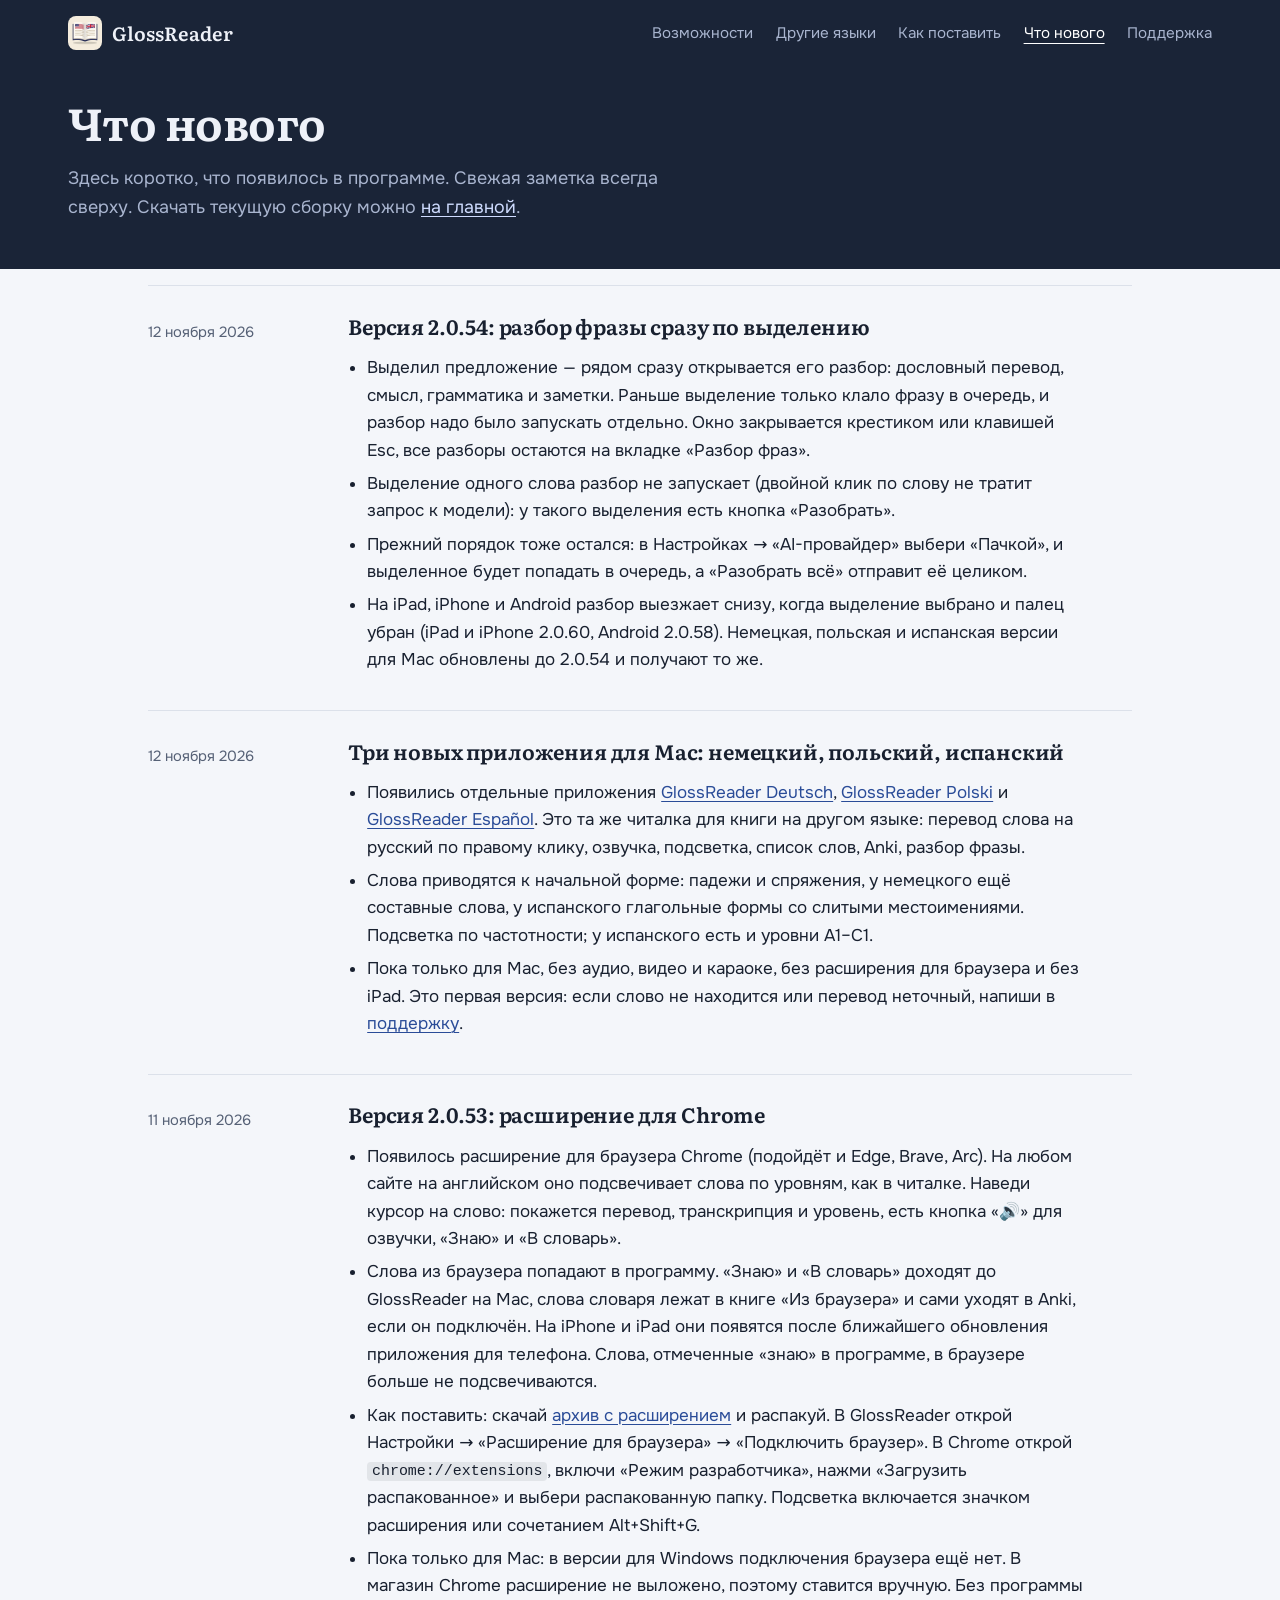
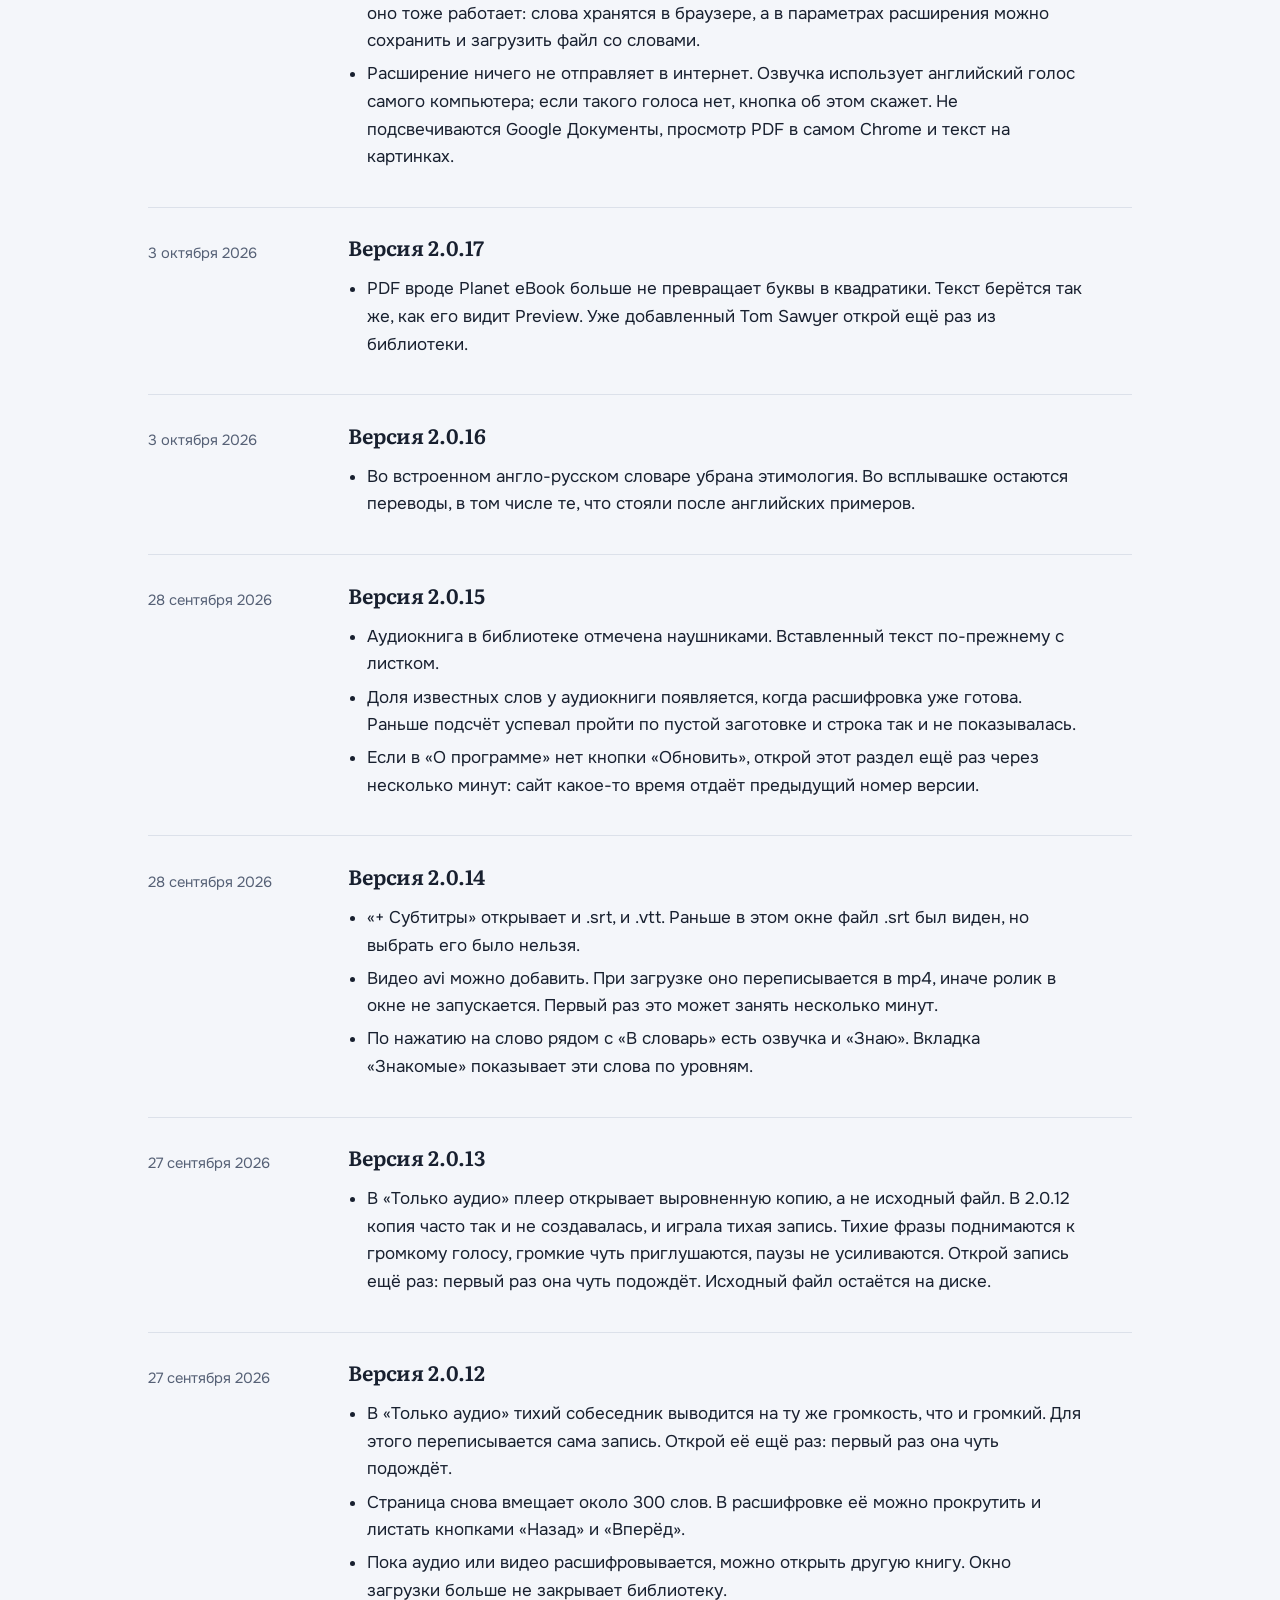
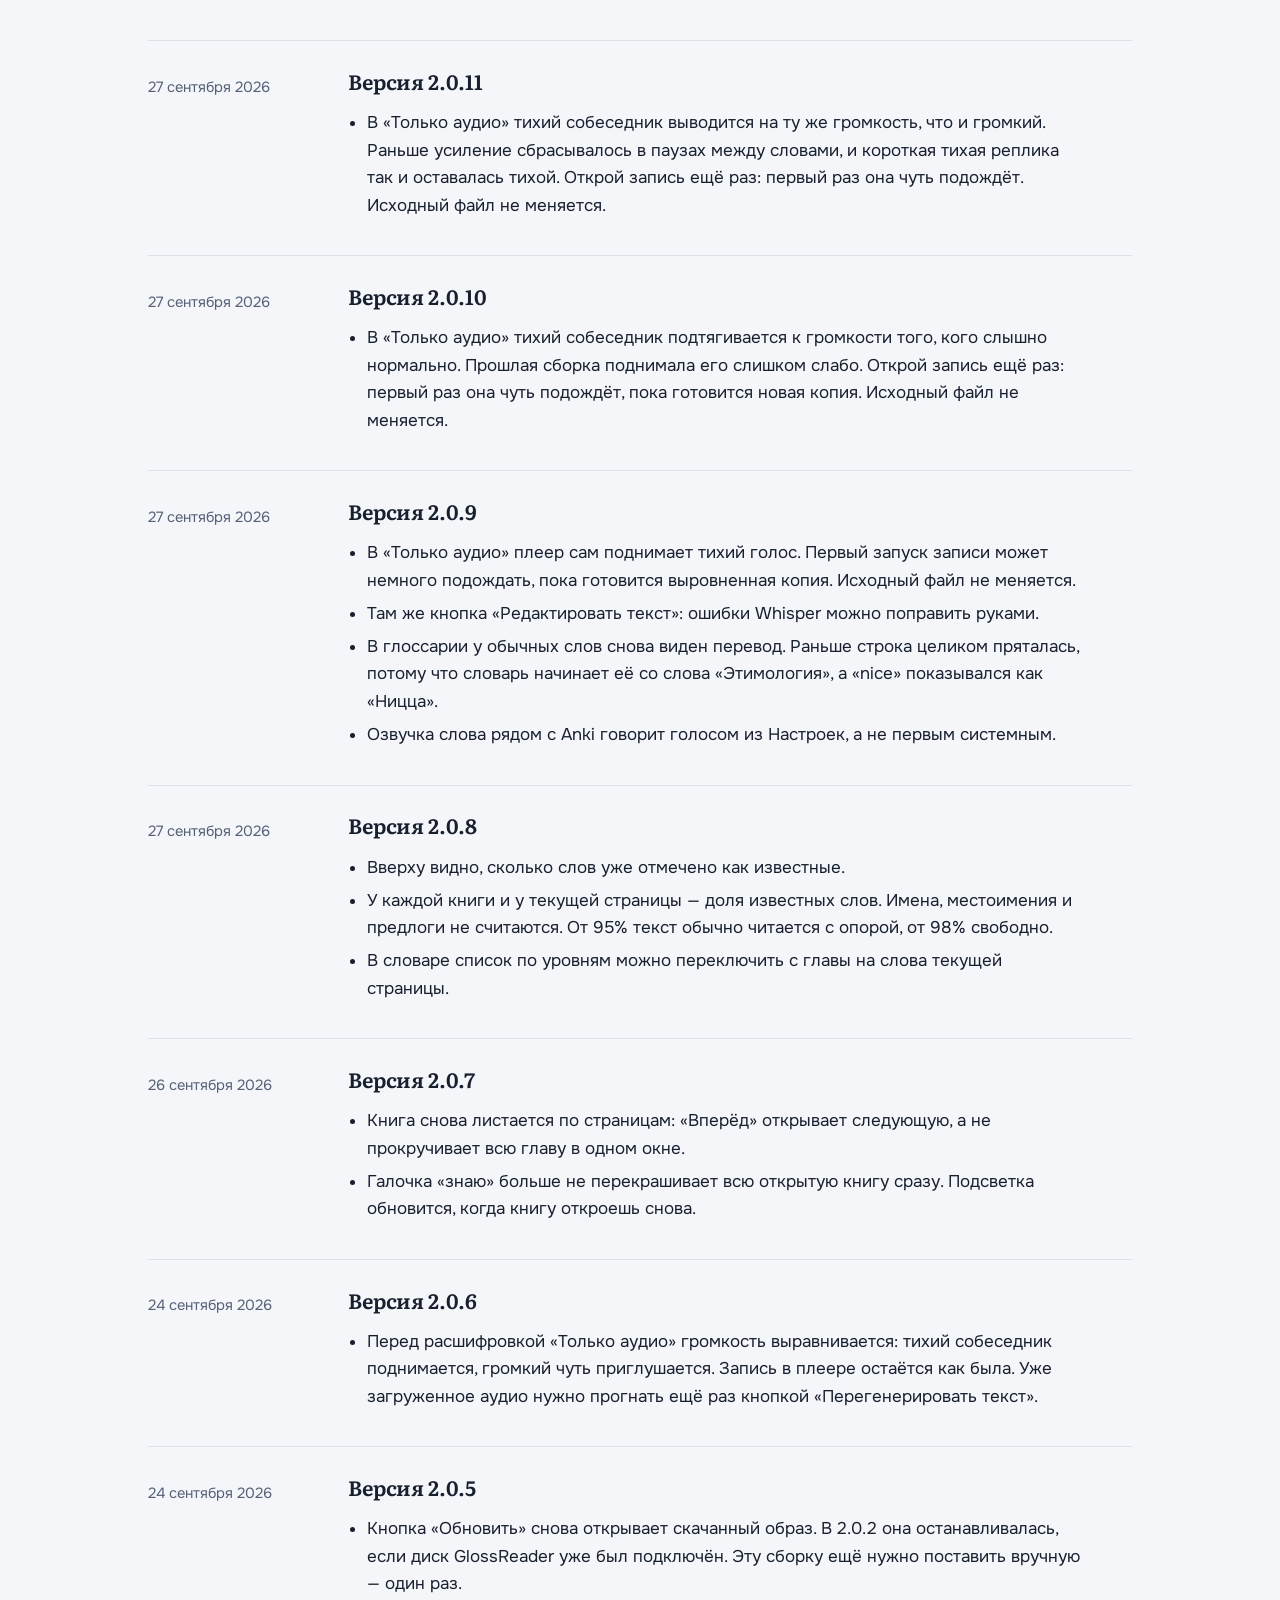
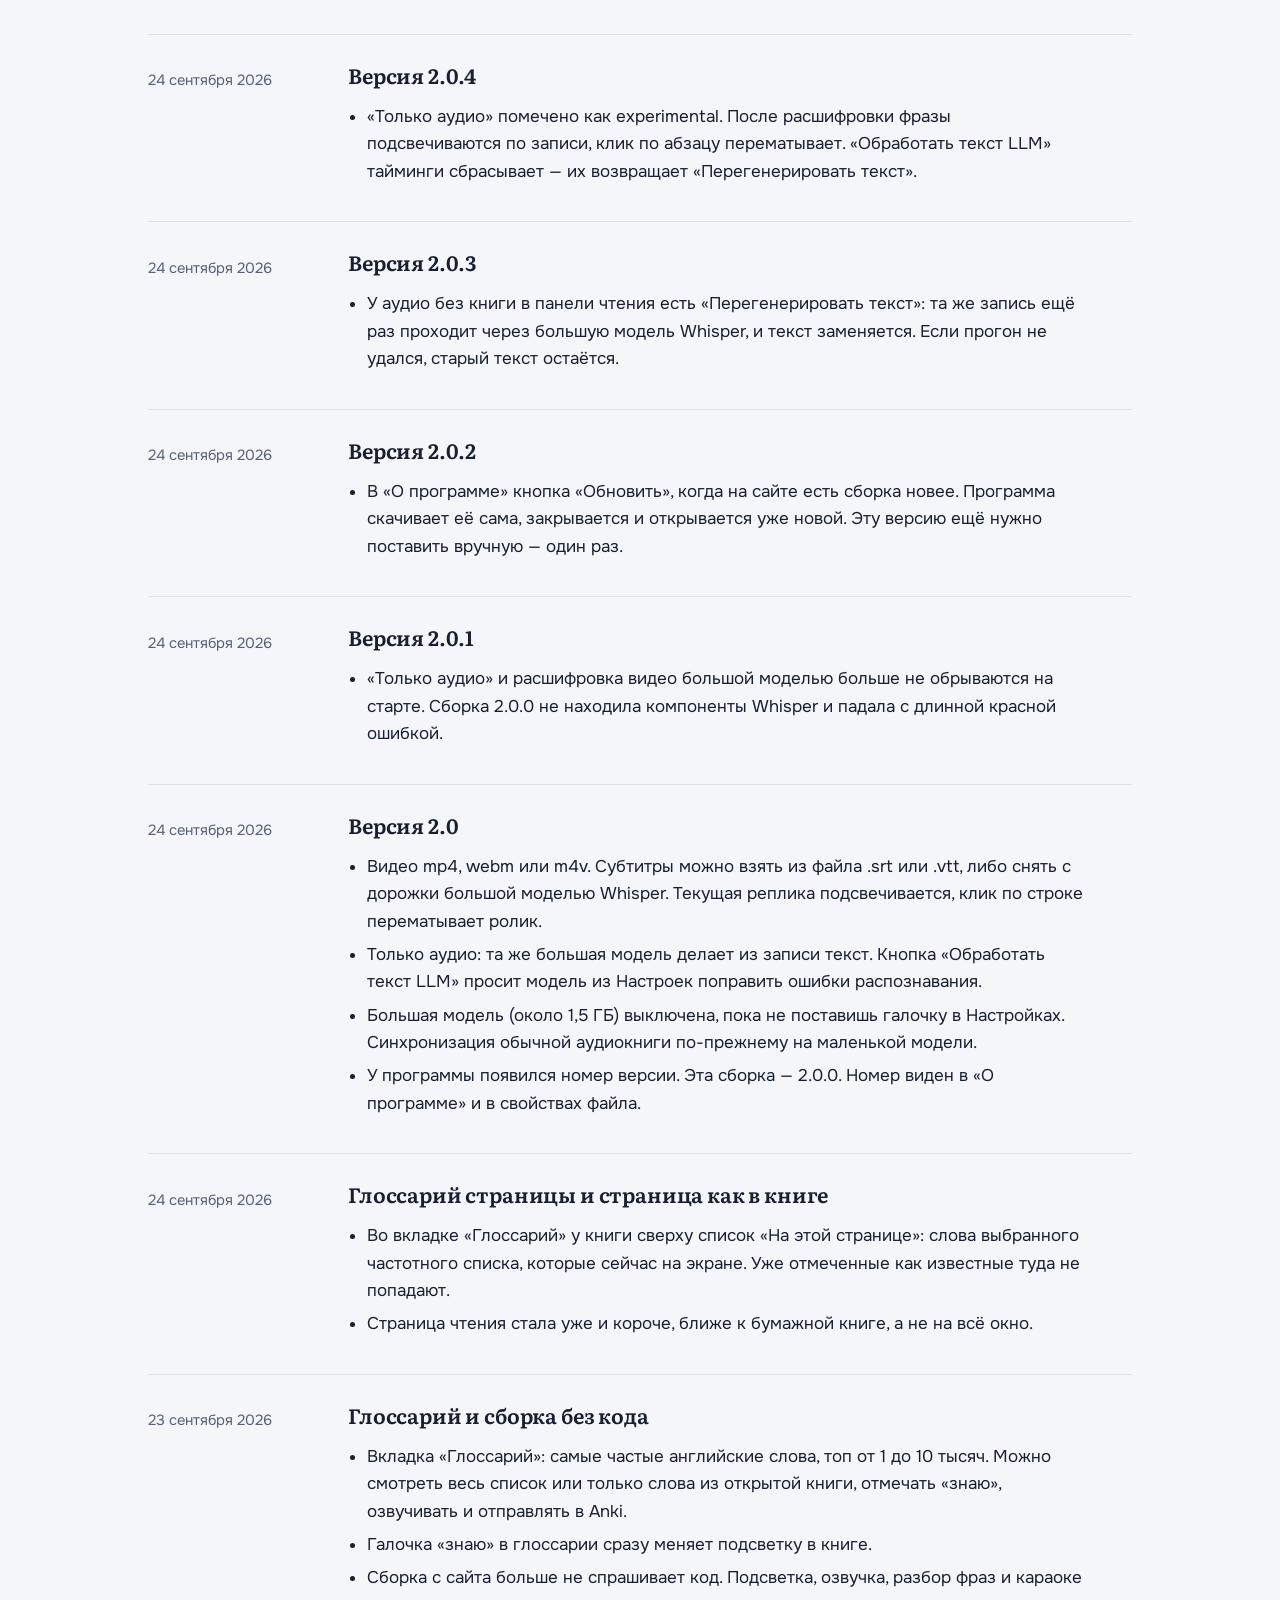
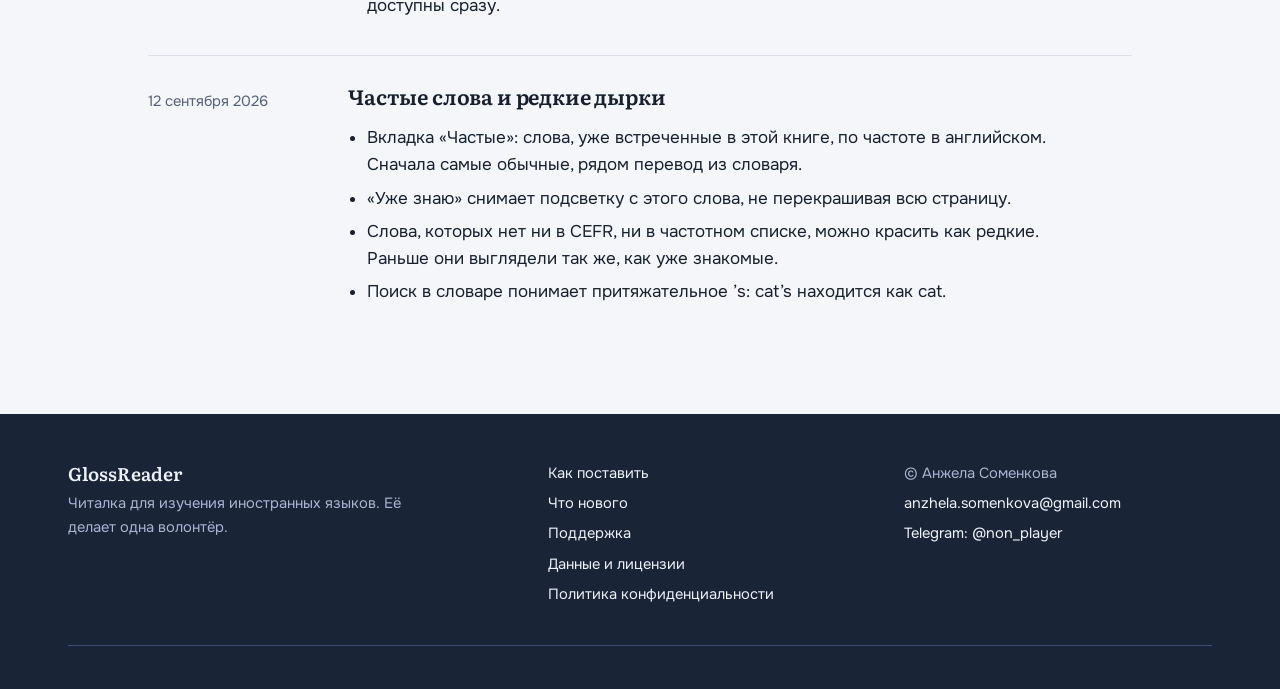
<file: notes.html>
<!DOCTYPE html>
<html lang="ru">
<head>
  <meta charset="utf-8">
  <meta name="viewport" content="width=device-width, initial-scale=1">
  <meta name="theme-color" content="#1a2437">
  <title>Что нового в GlossReader</title>
  <link rel="preload" href="fonts/onest-cyrillic-wght-normal.woff2" as="font" type="font/woff2" crossorigin>
  <link rel="preload" href="fonts/literata-cyrillic-wght-normal.woff2" as="font" type="font/woff2" crossorigin>
  <link rel="stylesheet" href="style.css?v=2026-11-12b">
  <link rel="icon" href="favicon.ico" sizes="any">
  <link rel="icon" type="image/png" sizes="32x32" href="favicon-32.png">
  <link rel="icon" type="image/png" sizes="192x192" href="icon-192.png">
  <link rel="apple-touch-icon" href="apple-touch-icon.png">
</head>
<body>
  <header class="top">
    <div class="wide">
    <nav class="nav" aria-label="Разделы">
      <a class="brand" href="index.html"><img src="icon-192.png" alt="" width="34" height="34">GlossReader</a>
      <a href="index.html#features">Возможности</a>
      <a href="index.html#languages">Другие языки</a>
      <a href="guide.html">Как поставить</a>
      <a href="notes.html" aria-current="page">Что нового</a>
      <a href="support.html">Поддержка</a>
    </nav>
      <div class="page-head">
      <h1>Что нового</h1>
      <p class="lead">Здесь коротко, что появилось в программе. Свежая заметка всегда сверху. Скачать текущую сборку можно <a href="index.html">на главной</a>.</p>
    
      </div>
    </div>
  </header>

  <main class="prose roomy">
    <!-- Новая запись вставляется первой внутри .notes -->
    <div class="notes">
      <article class="note">
        <time datetime="2026-11-12">12 ноября 2026</time>
        <h2>Версия 2.0.54: разбор фразы сразу по выделению</h2>
        <ul>
          <li>Выделил предложение — рядом сразу открывается его разбор: дословный перевод, смысл, грамматика и заметки. Раньше выделение только клало фразу в очередь, и разбор надо было запускать отдельно. Окно закрывается крестиком или клавишей Esc, все разборы остаются на вкладке «Разбор фраз».</li>
          <li>Выделение одного слова разбор не запускает (двойной клик по слову не тратит запрос к модели): у такого выделения есть кнопка «Разобрать».</li>
          <li>Прежний порядок тоже остался: в Настройках → «AI-провайдер» выбери «Пачкой», и выделенное будет попадать в очередь, а «Разобрать всё» отправит её целиком.</li>
          <li>На iPad, iPhone и Android разбор выезжает снизу, когда выделение выбрано и палец убран (iPad и iPhone 2.0.60, Android 2.0.58). Немецкая, польская и испанская версии для Mac обновлены до 2.0.54 и получают то же.</li>
        </ul>
      </article>

      <article class="note">
        <time datetime="2026-11-12">12 ноября 2026</time>
        <h2>Три новых приложения для Mac: немецкий, польский, испанский</h2>
        <ul>
          <li>Появились отдельные приложения <a href="downloads/GlossReaderDeutsch.dmg" data-goatcounter-click="download-GlossReaderDeutsch.dmg">GlossReader Deutsch</a>, <a href="downloads/GlossReaderPolski.dmg" data-goatcounter-click="download-GlossReaderPolski.dmg">GlossReader Polski</a> и <a href="downloads/GlossReaderEspanol.dmg" data-goatcounter-click="download-GlossReaderEspanol.dmg">GlossReader Español</a>. Это та же читалка для книги на другом языке: перевод слова на русский по правому клику, озвучка, подсветка, список слов, Anki, разбор фразы.</li>
          <li>Слова приводятся к начальной форме: падежи и спряжения, у немецкого ещё составные слова, у испанского глагольные формы со слитыми местоимениями. Подсветка по частотности; у испанского есть и уровни A1–C1.</li>
          <li>Пока только для Mac, без аудио, видео и караоке, без расширения для браузера и без iPad. Это первая версия: если слово не находится или перевод неточный, напиши в <a href="support.html">поддержку</a>.</li>
        </ul>
      </article>

      <article class="note">
        <time datetime="2026-11-11">11 ноября 2026</time>
        <h2>Версия 2.0.53: расширение для Chrome</h2>
        <ul>
          <li>Появилось расширение для браузера Chrome (подойдёт и Edge, Brave, Arc). На любом сайте на английском оно подсвечивает слова по уровням, как в читалке. Наведи курсор на слово: покажется перевод, транскрипция и уровень, есть кнопка «🔊» для озвучки, «Знаю» и «В словарь».</li>
          <li>Слова из браузера попадают в программу. «Знаю» и «В словарь» доходят до GlossReader на Mac, слова словаря лежат в книге «Из браузера» и сами уходят в Anki, если он подключён. На iPhone и iPad они появятся после ближайшего обновления приложения для телефона. Слова, отмеченные «знаю» в программе, в браузере больше не подсвечиваются.</li>
          <li>Как поставить: скачай <a href="downloads/GlossReader-Chrome-extension.zip" data-goatcounter-click="download-GlossReader-Chrome-extension.zip">архив с расширением</a> и распакуй. В GlossReader открой Настройки → «Расширение для браузера» → «Подключить браузер». В Chrome открой <code>chrome://extensions</code>, включи «Режим разработчика», нажми «Загрузить распакованное» и выбери распакованную папку. Подсветка включается значком расширения или сочетанием Alt+Shift+G.</li>
          <li>Пока только для Mac: в версии для Windows подключения браузера ещё нет. В магазин Chrome расширение не выложено, поэтому ставится вручную. Без программы оно тоже работает: слова хранятся в браузере, а в параметрах расширения можно сохранить и загрузить файл со словами.</li>
          <li>Расширение ничего не отправляет в интернет. Озвучка использует английский голос самого компьютера; если такого голоса нет, кнопка об этом скажет. Не подсвечиваются Google Документы, просмотр PDF в самом Chrome и текст на картинках.</li>
        </ul>
      </article>

      <article class="note">
        <time datetime="2026-10-03">3 октября 2026</time>
        <h2>Версия 2.0.17</h2>
        <ul>
          <li>PDF вроде Planet eBook больше не превращает буквы в квадратики. Текст берётся так же, как его видит Preview. Уже добавленный Tom Sawyer открой ещё раз из библиотеки.</li>
        </ul>
      </article>

      <article class="note">
        <time datetime="2026-10-03">3 октября 2026</time>
        <h2>Версия 2.0.16</h2>
        <ul>
          <li>Во встроенном англо-русском словаре убрана этимология. Во всплывашке остаются переводы, в том числе те, что стояли после английских примеров.</li>
        </ul>
      </article>

      <article class="note">
        <time datetime="2026-09-28">28 сентября 2026</time>
        <h2>Версия 2.0.15</h2>
        <ul>
          <li>Аудиокнига в библиотеке отмечена наушниками. Вставленный текст по-прежнему с листком.</li>
          <li>Доля известных слов у аудиокниги появляется, когда расшифровка уже готова. Раньше подсчёт успевал пройти по пустой заготовке и строка так и не показывалась.</li>
          <li>Если в «О программе» нет кнопки «Обновить», открой этот раздел ещё раз через несколько минут: сайт какое-то время отдаёт предыдущий номер версии.</li>
        </ul>
      </article>

      <article class="note">
        <time datetime="2026-09-28">28 сентября 2026</time>
        <h2>Версия 2.0.14</h2>
        <ul>
          <li>«+ Субтитры» открывает и .srt, и .vtt. Раньше в этом окне файл .srt был виден, но выбрать его было нельзя.</li>
          <li>Видео avi можно добавить. При загрузке оно переписывается в mp4, иначе ролик в окне не запускается. Первый раз это может занять несколько минут.</li>
          <li>По нажатию на слово рядом с «В словарь» есть озвучка и «Знаю». Вкладка «Знакомые» показывает эти слова по уровням.</li>
        </ul>
      </article>

      <article class="note">
        <time datetime="2026-09-27">27 сентября 2026</time>
        <h2>Версия 2.0.13</h2>
        <ul>
          <li>В «Только аудио» плеер открывает выровненную копию, а не исходный файл. В 2.0.12 копия часто так и не создавалась, и играла тихая запись. Тихие фразы поднимаются к громкому голосу, громкие чуть приглушаются, паузы не усиливаются. Открой запись ещё раз: первый раз она чуть подождёт. Исходный файл остаётся на диске.</li>
        </ul>
      </article>

      <article class="note">
        <time datetime="2026-09-27">27 сентября 2026</time>
        <h2>Версия 2.0.12</h2>
        <ul>
          <li>В «Только аудио» тихий собеседник выводится на ту же громкость, что и громкий. Для этого переписывается сама запись. Открой её ещё раз: первый раз она чуть подождёт.</li>
          <li>Страница снова вмещает около 300 слов. В расшифровке её можно прокрутить и листать кнопками «Назад» и «Вперёд».</li>
          <li>Пока аудио или видео расшифровывается, можно открыть другую книгу. Окно загрузки больше не закрывает библиотеку.</li>
        </ul>
      </article>

      <article class="note">
        <time datetime="2026-09-27">27 сентября 2026</time>
        <h2>Версия 2.0.11</h2>
        <ul>
          <li>В «Только аудио» тихий собеседник выводится на ту же громкость, что и громкий. Раньше усиление сбрасывалось в паузах между словами, и короткая тихая реплика так и оставалась тихой. Открой запись ещё раз: первый раз она чуть подождёт. Исходный файл не меняется.</li>
        </ul>
      </article>

      <article class="note">
        <time datetime="2026-09-27">27 сентября 2026</time>
        <h2>Версия 2.0.10</h2>
        <ul>
          <li>В «Только аудио» тихий собеседник подтягивается к громкости того, кого слышно нормально. Прошлая сборка поднимала его слишком слабо. Открой запись ещё раз: первый раз она чуть подождёт, пока готовится новая копия. Исходный файл не меняется.</li>
        </ul>
      </article>

      <article class="note">
        <time datetime="2026-09-27">27 сентября 2026</time>
        <h2>Версия 2.0.9</h2>
        <ul>
          <li>В «Только аудио» плеер сам поднимает тихий голос. Первый запуск записи может немного подождать, пока готовится выровненная копия. Исходный файл не меняется.</li>
          <li>Там же кнопка «Редактировать текст»: ошибки Whisper можно поправить руками.</li>
          <li>В глоссарии у обычных слов снова виден перевод. Раньше строка целиком пряталась, потому что словарь начинает её со слова «Этимология», а «nice» показывался как «Ницца».</li>
          <li>Озвучка слова рядом с Anki говорит голосом из Настроек, а не первым системным.</li>
        </ul>
      </article>

      <article class="note">
        <time datetime="2026-09-27">27 сентября 2026</time>
        <h2>Версия 2.0.8</h2>
        <ul>
          <li>Вверху видно, сколько слов уже отмечено как известные.</li>
          <li>У каждой книги и у текущей страницы — доля известных слов. Имена, местоимения и предлоги не считаются. От 95% текст обычно читается с опорой, от 98% свободно.</li>
          <li>В словаре список по уровням можно переключить с главы на слова текущей страницы.</li>
        </ul>
      </article>

      <article class="note">
        <time datetime="2026-09-26">26 сентября 2026</time>
        <h2>Версия 2.0.7</h2>
        <ul>
          <li>Книга снова листается по страницам: «Вперёд» открывает следующую, а не прокручивает всю главу в одном окне.</li>
          <li>Галочка «знаю» больше не перекрашивает всю открытую книгу сразу. Подсветка обновится, когда книгу откроешь снова.</li>
        </ul>
      </article>

      <article class="note">
        <time datetime="2026-09-24">24 сентября 2026</time>
        <h2>Версия 2.0.6</h2>
        <ul>
          <li>Перед расшифровкой «Только аудио» громкость выравнивается: тихий собеседник поднимается, громкий чуть приглушается. Запись в плеере остаётся как была. Уже загруженное аудио нужно прогнать ещё раз кнопкой «Перегенерировать текст».</li>
        </ul>
      </article>

      <article class="note">
        <time datetime="2026-09-24">24 сентября 2026</time>
        <h2>Версия 2.0.5</h2>
        <ul>
          <li>Кнопка «Обновить» снова открывает скачанный образ. В 2.0.2 она останавливалась, если диск GlossReader уже был подключён. Эту сборку ещё нужно поставить вручную — один раз.</li>
        </ul>
      </article>

      <article class="note">
        <time datetime="2026-09-24">24 сентября 2026</time>
        <h2>Версия 2.0.4</h2>
        <ul>
          <li>«Только аудио» помечено как experimental. После расшифровки фразы подсвечиваются по записи, клик по абзацу перематывает. «Обработать текст LLM» тайминги сбрасывает — их возвращает «Перегенерировать текст».</li>
        </ul>
      </article>

      <article class="note">
        <time datetime="2026-09-24">24 сентября 2026</time>
        <h2>Версия 2.0.3</h2>
        <ul>
          <li>У аудио без книги в панели чтения есть «Перегенерировать текст»: та же запись ещё раз проходит через большую модель Whisper, и текст заменяется. Если прогон не удался, старый текст остаётся.</li>
        </ul>
      </article>

      <article class="note">
        <time datetime="2026-09-24">24 сентября 2026</time>
        <h2>Версия 2.0.2</h2>
        <ul>
          <li>В «О программе» кнопка «Обновить», когда на сайте есть сборка новее. Программа скачивает её сама, закрывается и открывается уже новой. Эту версию ещё нужно поставить вручную — один раз.</li>
        </ul>
      </article>

      <article class="note">
        <time datetime="2026-09-24">24 сентября 2026</time>
        <h2>Версия 2.0.1</h2>
        <ul>
          <li>«Только аудио» и расшифровка видео большой моделью больше не обрываются на старте. Сборка 2.0.0 не находила компоненты Whisper и падала с длинной красной ошибкой.</li>
        </ul>
      </article>

      <article class="note">
        <time datetime="2026-09-24">24 сентября 2026</time>
        <h2>Версия 2.0</h2>
        <ul>
          <li>Видео mp4, webm или m4v. Субтитры можно взять из файла .srt или .vtt, либо снять с дорожки большой моделью Whisper. Текущая реплика подсвечивается, клик по строке перематывает ролик.</li>
          <li>Только аудио: та же большая модель делает из записи текст. Кнопка «Обработать текст LLM» просит модель из Настроек поправить ошибки распознавания.</li>
          <li>Большая модель (около 1,5 ГБ) выключена, пока не поставишь галочку в Настройках. Синхронизация обычной аудиокниги по-прежнему на маленькой модели.</li>
          <li>У программы появился номер версии. Эта сборка — 2.0.0. Номер виден в «О программе» и в свойствах файла.</li>
        </ul>
      </article>

      <article class="note">
        <time datetime="2026-09-24">24 сентября 2026</time>
        <h2>Глоссарий страницы и страница как в книге</h2>
        <ul>
          <li>Во вкладке «Глоссарий» у книги сверху список «На этой странице»: слова выбранного частотного списка, которые сейчас на экране. Уже отмеченные как известные туда не попадают.</li>
          <li>Страница чтения стала уже и короче, ближе к бумажной книге, а не на всё окно.</li>
        </ul>
      </article>

      <article class="note">
        <time datetime="2026-09-23">23 сентября 2026</time>
        <h2>Глоссарий и сборка без кода</h2>
        <ul>
          <li>Вкладка «Глоссарий»: самые частые английские слова, топ от 1 до 10 тысяч. Можно смотреть весь список или только слова из открытой книги, отмечать «знаю», озвучивать и отправлять в Anki.</li>
          <li>Галочка «знаю» в глоссарии сразу меняет подсветку в книге.</li>
          <li>Сборка с сайта больше не спрашивает код. Подсветка, озвучка, разбор фраз и караоке доступны сразу.</li>
        </ul>
      </article>

      <article class="note">
        <time datetime="2026-09-12">12 сентября 2026</time>
        <h2>Частые слова и редкие дырки</h2>
        <ul>
          <li>Вкладка «Частые»: слова, уже встреченные в этой книге, по частоте в английском. Сначала самые обычные, рядом перевод из словаря.</li>
          <li>«Уже знаю» снимает подсветку с этого слова, не перекрашивая всю страницу.</li>
          <li>Слова, которых нет ни в CEFR, ни в частотном списке, можно красить как редкие. Раньше они выглядели так же, как уже знакомые.</li>
          <li>Поиск в словаре понимает притяжательное ’s: cat’s находится как cat.</li>
        </ul>
      </article>
    </div>

    
  </main>

  <footer class="foot">
    <div class="wide">
      <div class="foot-grid">
        <div>
          <strong>GlossReader</strong>
          <p>Читалка для изучения иностранных языков. Её делает одна волонтёр.</p>
        </div>
        <ul>
          <li><a href="guide.html">Как поставить</a></li>
          <li><a href="notes.html">Что нового</a></li>
          <li><a href="support.html">Поддержка</a></li>
          <li><a href="data.html">Данные и лицензии</a></li>
          <li><a href="privacy.html">Политика конфиденциальности</a></li>
        </ul>
        <ul>
          <li>© Анжела Соменкова</li>
          <li><a href="mailto:anzhela.somenkova@gmail.com">anzhela.somenkova@gmail.com</a></li>
          <li><a href="https://t.me/non_player">Telegram: @non_player</a></li>
        </ul>
      </div>
      <div class="foot-base"><span></span><!-- stats-link --></div>
    </div>
  </footer>
</body>
</html>
</file>
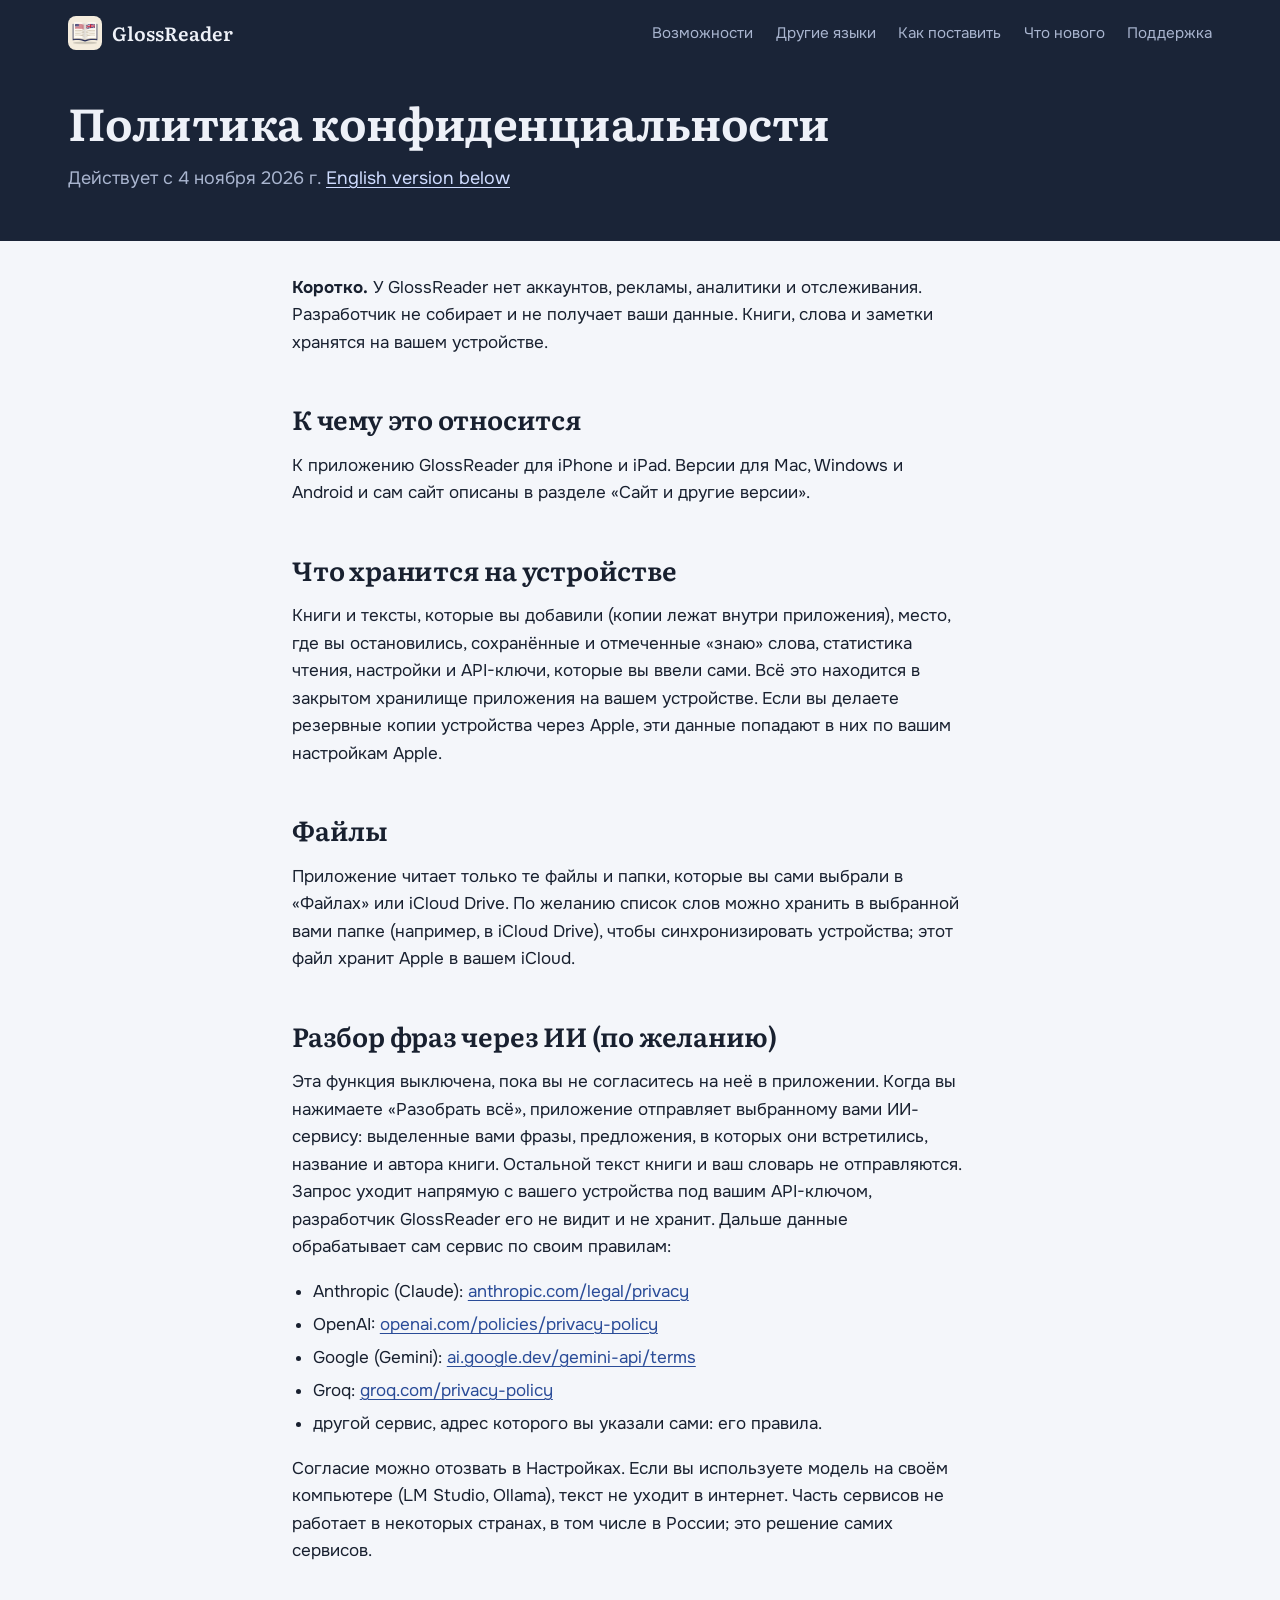
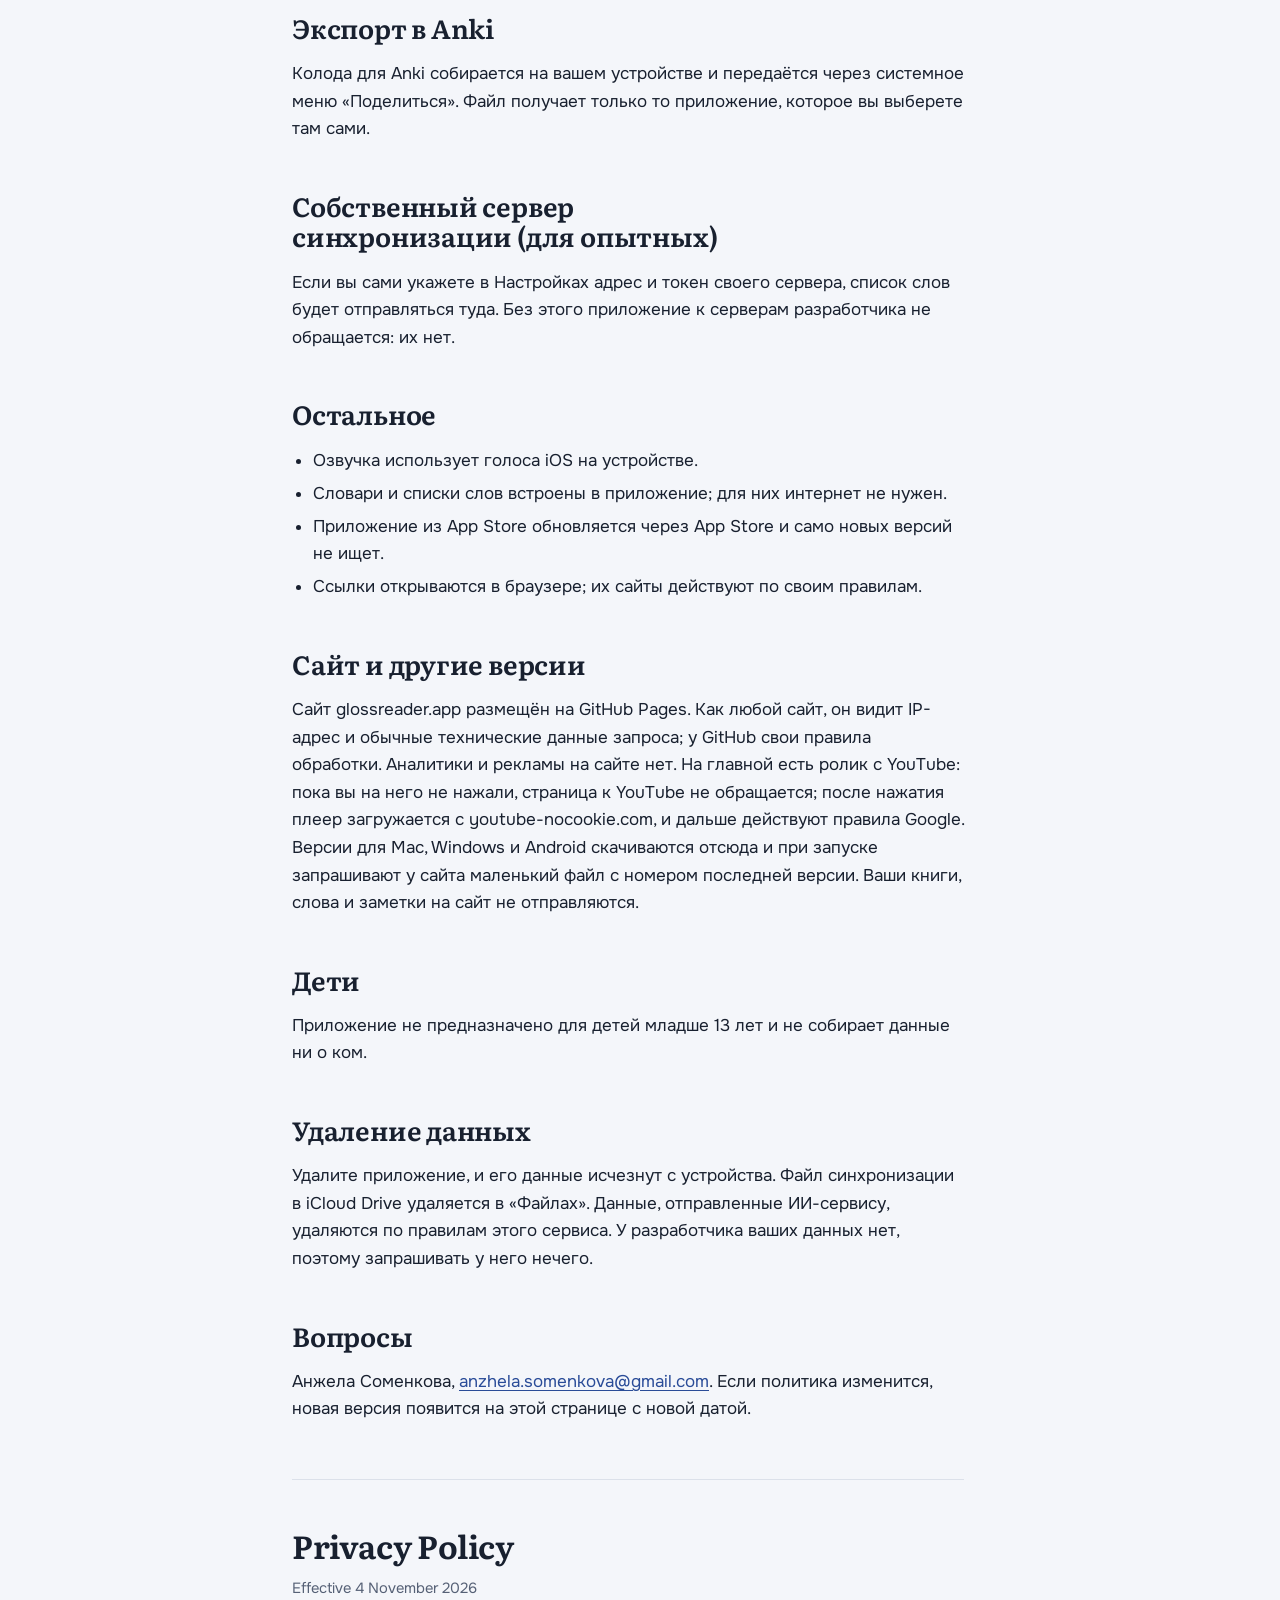
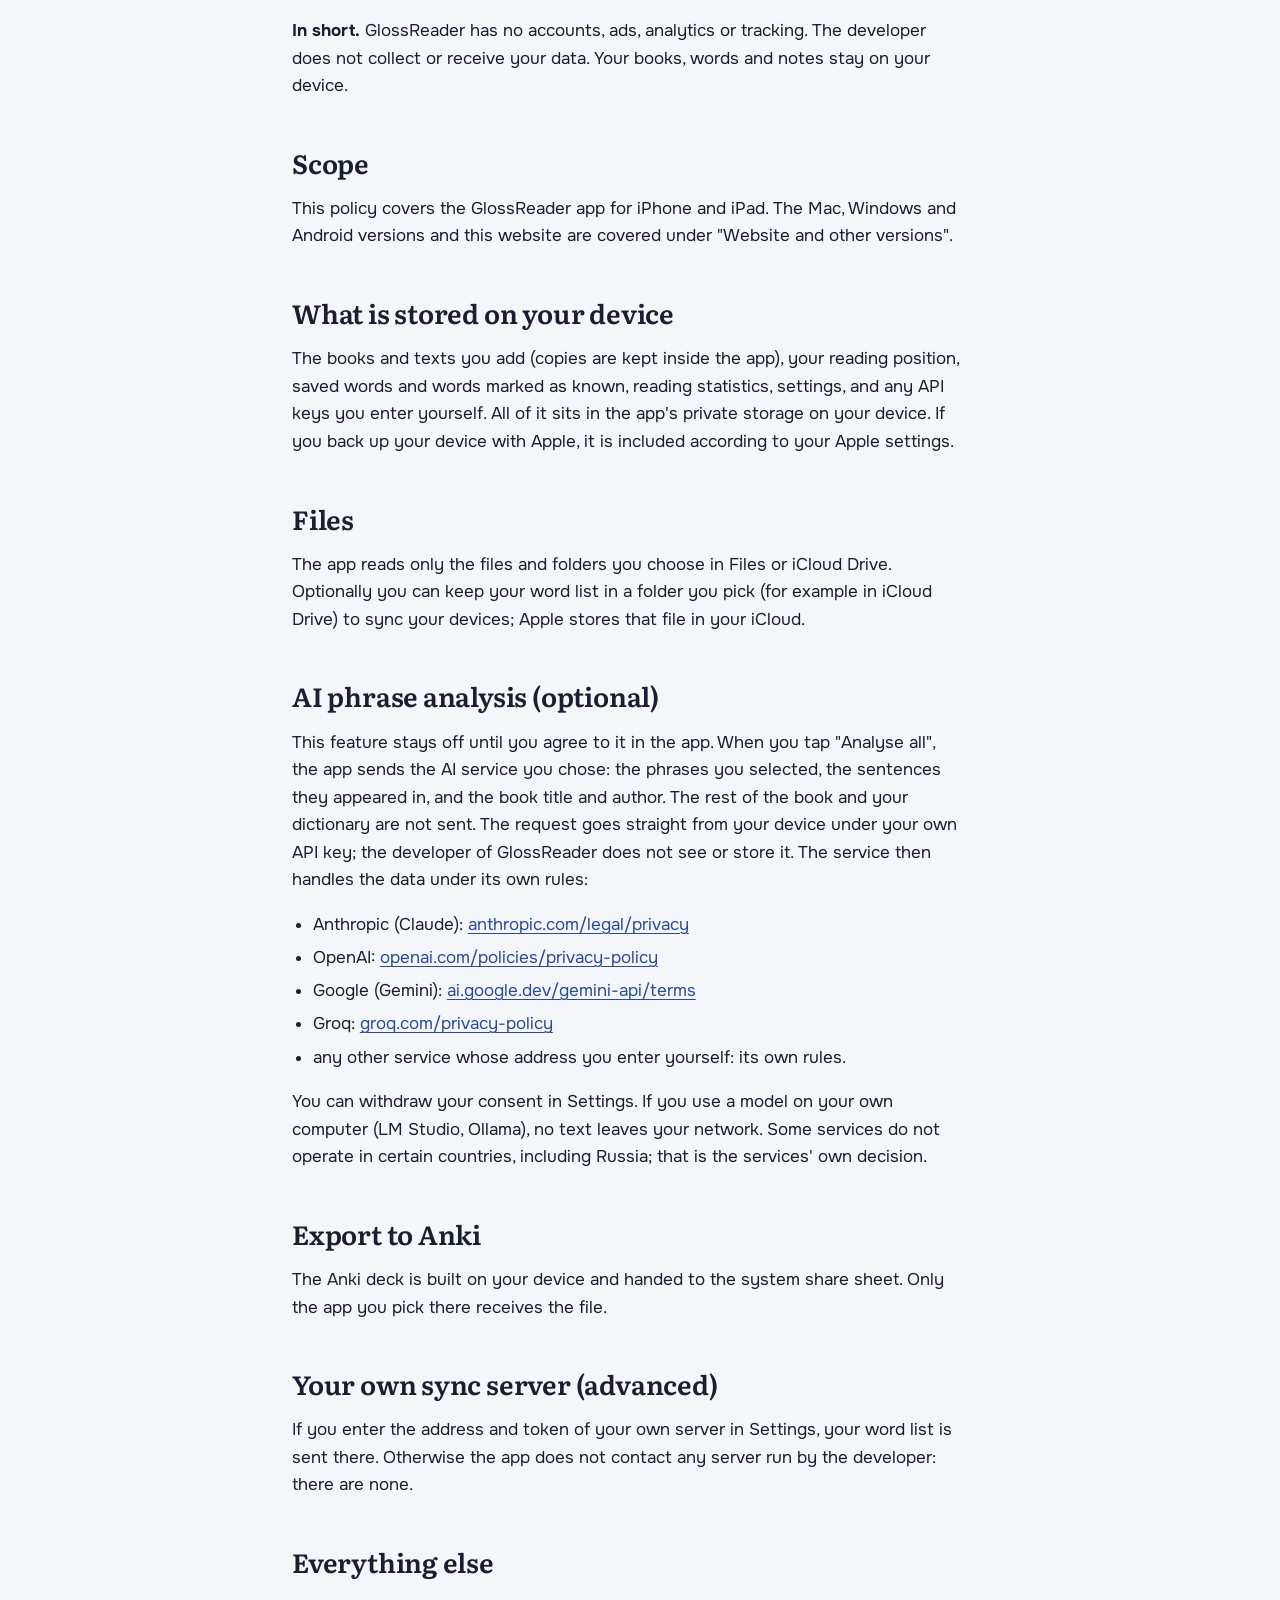
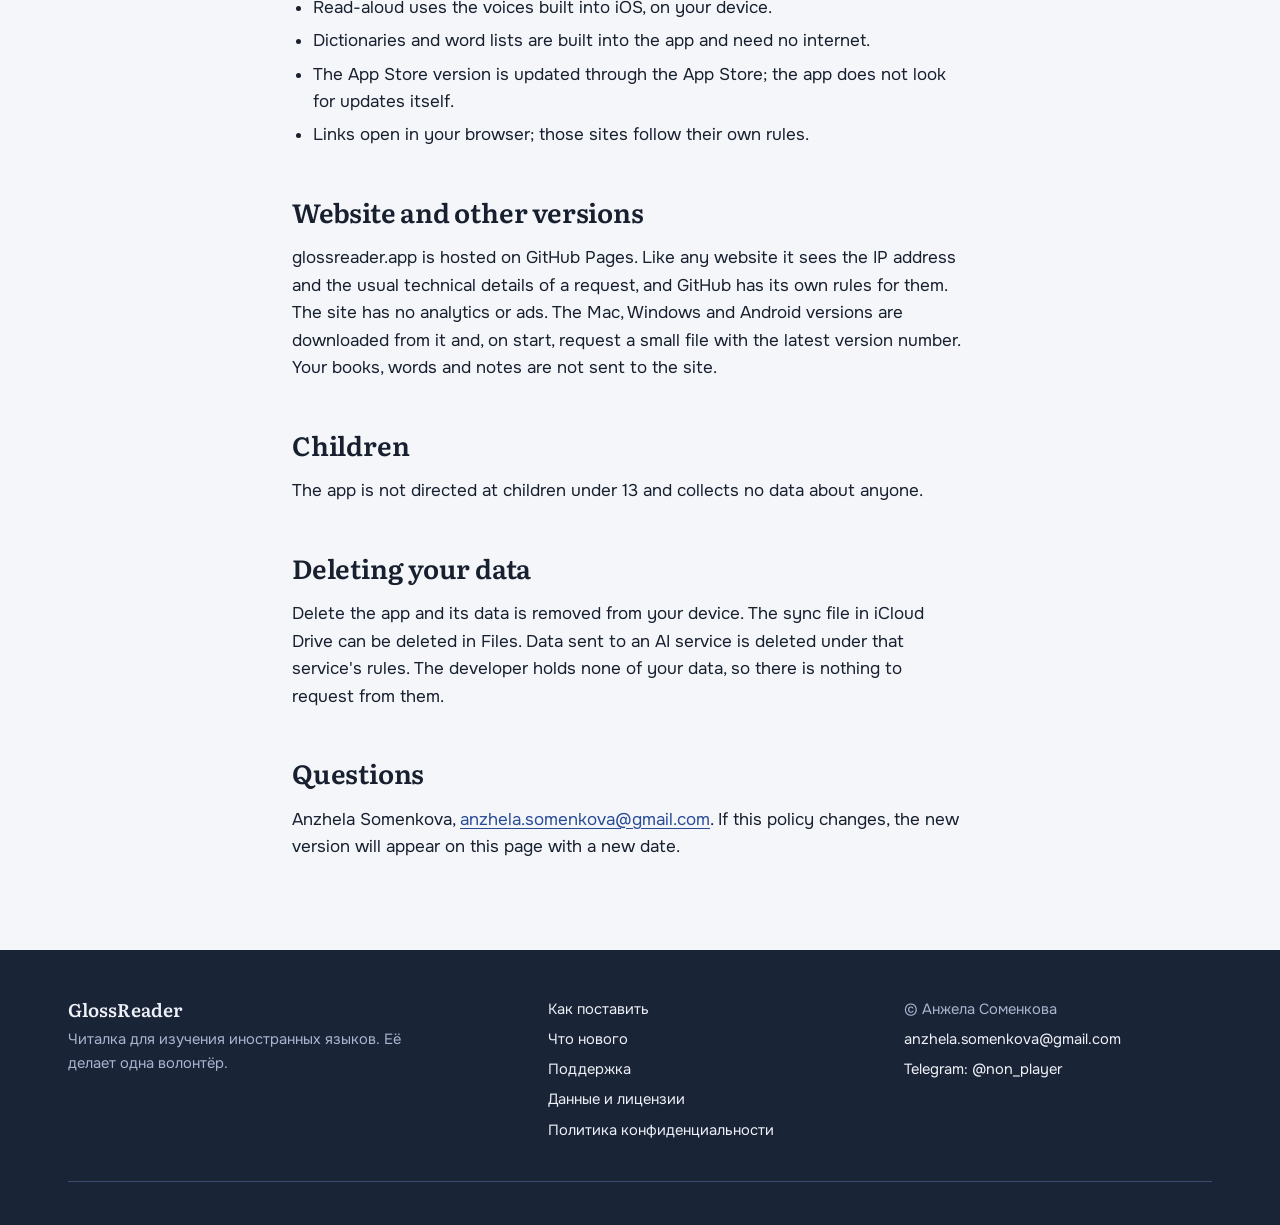
<file: privacy.html>
<!DOCTYPE html>
<html lang="ru">
<head>
  <meta charset="utf-8">
  <meta name="viewport" content="width=device-width, initial-scale=1">
  <meta name="theme-color" content="#1a2437">
  <title>GlossReader: политика конфиденциальности / Privacy Policy</title>
  <link rel="preload" href="fonts/onest-cyrillic-wght-normal.woff2" as="font" type="font/woff2" crossorigin>
  <link rel="preload" href="fonts/literata-cyrillic-wght-normal.woff2" as="font" type="font/woff2" crossorigin>
  <link rel="stylesheet" href="style.css?v=2026-11-12b">
  <link rel="icon" href="favicon.ico" sizes="any">
  <link rel="icon" type="image/png" sizes="32x32" href="favicon-32.png">
  <link rel="icon" type="image/png" sizes="192x192" href="icon-192.png">
  <link rel="apple-touch-icon" href="apple-touch-icon.png">
</head>
<body>
  <header class="top">
    <div class="wide">
    <nav class="nav" aria-label="Разделы">
      <a class="brand" href="index.html"><img src="icon-192.png" alt="" width="34" height="34">GlossReader</a>
      <a href="index.html#features">Возможности</a>
      <a href="index.html#languages">Другие языки</a>
      <a href="guide.html">Как поставить</a>
      <a href="notes.html">Что нового</a>
      <a href="support.html">Поддержка</a>
    </nav>
      <div class="page-head">
      <h1>Политика конфиденциальности</h1>
      <p class="lead">Действует с 4 ноября 2026 г. <a href="#en">English version below</a></p>
    
      </div>
    </div>
  </header>

  <main class="prose">
    <p><strong>Коротко.</strong> У GlossReader нет аккаунтов, рекламы, аналитики и отслеживания. Разработчик не собирает и не получает ваши данные. Книги, слова и заметки хранятся на вашем устройстве.</p>

    <h2>К чему это относится</h2>
    <p>К приложению GlossReader для iPhone и iPad. Версии для Mac, Windows и Android и сам сайт описаны в разделе «Сайт и другие версии».</p>

    <h2>Что хранится на устройстве</h2>
    <p>Книги и тексты, которые вы добавили (копии лежат внутри приложения), место, где вы остановились, сохранённые и отмеченные «знаю» слова, статистика чтения, настройки и API-ключи, которые вы ввели сами. Всё это находится в закрытом хранилище приложения на вашем устройстве. Если вы делаете резервные копии устройства через Apple, эти данные попадают в них по вашим настройкам Apple.</p>

    <h2>Файлы</h2>
    <p>Приложение читает только те файлы и папки, которые вы сами выбрали в «Файлах» или iCloud Drive. По желанию список слов можно хранить в выбранной вами папке (например, в iCloud Drive), чтобы синхронизировать устройства; этот файл хранит Apple в вашем iCloud.</p>

    <h2>Разбор фраз через ИИ (по желанию)</h2>
    <p>Эта функция выключена, пока вы не согласитесь на неё в приложении. Когда вы нажимаете «Разобрать всё», приложение отправляет выбранному вами ИИ-сервису: выделенные вами фразы, предложения, в которых они встретились, название и автора книги. Остальной текст книги и ваш словарь не отправляются. Запрос уходит напрямую с вашего устройства под вашим API-ключом, разработчик GlossReader его не видит и не хранит. Дальше данные обрабатывает сам сервис по своим правилам:</p>
    <ul>
      <li>Anthropic (Claude): <a href="https://www.anthropic.com/legal/privacy">anthropic.com/legal/privacy</a></li>
      <li>OpenAI: <a href="https://openai.com/policies/privacy-policy">openai.com/policies/privacy-policy</a></li>
      <li>Google (Gemini): <a href="https://ai.google.dev/gemini-api/terms">ai.google.dev/gemini-api/terms</a></li>
      <li>Groq: <a href="https://groq.com/privacy-policy">groq.com/privacy-policy</a></li>
      <li>другой сервис, адрес которого вы указали сами: его правила.</li>
    </ul>
    <p>Согласие можно отозвать в Настройках. Если вы используете модель на своём компьютере (LM Studio, Ollama), текст не уходит в интернет. Часть сервисов не работает в некоторых странах, в том числе в России; это решение самих сервисов.</p>

    <h2>Экспорт в Anki</h2>
    <p>Колода для Anki собирается на вашем устройстве и передаётся через системное меню «Поделиться». Файл получает только то приложение, которое вы выберете там сами.</p>

    <h2>Собственный сервер синхронизации (для опытных)</h2>
    <p>Если вы сами укажете в Настройках адрес и токен своего сервера, список слов будет отправляться туда. Без этого приложение к серверам разработчика не обращается: их нет.</p>

    <h2>Остальное</h2>
    <ul>
      <li>Озвучка использует голоса iOS на устройстве.</li>
      <li>Словари и списки слов встроены в приложение; для них интернет не нужен.</li>
      <li>Приложение из App Store обновляется через App Store и само новых версий не ищет.</li>
      <li>Ссылки открываются в браузере; их сайты действуют по своим правилам.</li>
    </ul>

    <h2>Сайт и другие версии</h2>
    <p>Сайт glossreader.app размещён на GitHub Pages. Как любой сайт, он видит IP-адрес и обычные технические данные запроса; у GitHub свои правила обработки. Аналитики и рекламы на сайте нет. На главной есть ролик с YouTube: пока вы на него не нажали, страница к YouTube не обращается; после нажатия плеер загружается с youtube-nocookie.com, и дальше действуют правила Google. Версии для Mac, Windows и Android скачиваются отсюда и при запуске запрашивают у сайта маленький файл с номером последней версии. Ваши книги, слова и заметки на сайт не отправляются.</p>

    <h2>Дети</h2>
    <p>Приложение не предназначено для детей младше 13 лет и не собирает данные ни о ком.</p>

    <h2>Удаление данных</h2>
    <p>Удалите приложение, и его данные исчезнут с устройства. Файл синхронизации в iCloud Drive удаляется в «Файлах». Данные, отправленные ИИ-сервису, удаляются по правилам этого сервиса. У разработчика ваших данных нет, поэтому запрашивать у него нечего.</p>

    <h2>Вопросы</h2>
    <p>Анжела Соменкова, <a href="mailto:anzhela.somenkova@gmail.com">anzhela.somenkova@gmail.com</a>. Если политика изменится, новая версия появится на этой странице с новой датой.</p>

    <hr id="en">

    <h1>Privacy Policy</h1>
    <p class="fine">Effective 4 November 2026</p>

    <p><strong>In short.</strong> GlossReader has no accounts, ads, analytics or tracking. The developer does not collect or receive your data. Your books, words and notes stay on your device.</p>

    <h2>Scope</h2>
    <p>This policy covers the GlossReader app for iPhone and iPad. The Mac, Windows and Android versions and this website are covered under "Website and other versions".</p>

    <h2>What is stored on your device</h2>
    <p>The books and texts you add (copies are kept inside the app), your reading position, saved words and words marked as known, reading statistics, settings, and any API keys you enter yourself. All of it sits in the app's private storage on your device. If you back up your device with Apple, it is included according to your Apple settings.</p>

    <h2>Files</h2>
    <p>The app reads only the files and folders you choose in Files or iCloud Drive. Optionally you can keep your word list in a folder you pick (for example in iCloud Drive) to sync your devices; Apple stores that file in your iCloud.</p>

    <h2>AI phrase analysis (optional)</h2>
    <p>This feature stays off until you agree to it in the app. When you tap "Analyse all", the app sends the AI service you chose: the phrases you selected, the sentences they appeared in, and the book title and author. The rest of the book and your dictionary are not sent. The request goes straight from your device under your own API key; the developer of GlossReader does not see or store it. The service then handles the data under its own rules:</p>
    <ul>
      <li>Anthropic (Claude): <a href="https://www.anthropic.com/legal/privacy">anthropic.com/legal/privacy</a></li>
      <li>OpenAI: <a href="https://openai.com/policies/privacy-policy">openai.com/policies/privacy-policy</a></li>
      <li>Google (Gemini): <a href="https://ai.google.dev/gemini-api/terms">ai.google.dev/gemini-api/terms</a></li>
      <li>Groq: <a href="https://groq.com/privacy-policy">groq.com/privacy-policy</a></li>
      <li>any other service whose address you enter yourself: its own rules.</li>
    </ul>
    <p>You can withdraw your consent in Settings. If you use a model on your own computer (LM Studio, Ollama), no text leaves your network. Some services do not operate in certain countries, including Russia; that is the services' own decision.</p>

    <h2>Export to Anki</h2>
    <p>The Anki deck is built on your device and handed to the system share sheet. Only the app you pick there receives the file.</p>

    <h2>Your own sync server (advanced)</h2>
    <p>If you enter the address and token of your own server in Settings, your word list is sent there. Otherwise the app does not contact any server run by the developer: there are none.</p>

    <h2>Everything else</h2>
    <ul>
      <li>Read-aloud uses the voices built into iOS, on your device.</li>
      <li>Dictionaries and word lists are built into the app and need no internet.</li>
      <li>The App Store version is updated through the App Store; the app does not look for updates itself.</li>
      <li>Links open in your browser; those sites follow their own rules.</li>
    </ul>

    <h2>Website and other versions</h2>
    <p>glossreader.app is hosted on GitHub Pages. Like any website it sees the IP address and the usual technical details of a request, and GitHub has its own rules for them. The site has no analytics or ads. The Mac, Windows and Android versions are downloaded from it and, on start, request a small file with the latest version number. Your books, words and notes are not sent to the site.</p>

    <h2>Children</h2>
    <p>The app is not directed at children under 13 and collects no data about anyone.</p>

    <h2>Deleting your data</h2>
    <p>Delete the app and its data is removed from your device. The sync file in iCloud Drive can be deleted in Files. Data sent to an AI service is deleted under that service's rules. The developer holds none of your data, so there is nothing to request from them.</p>

    <h2>Questions</h2>
    <p>Anzhela Somenkova, <a href="mailto:anzhela.somenkova@gmail.com">anzhela.somenkova@gmail.com</a>. If this policy changes, the new version will appear on this page with a new date.</p>

    
  </main>

  <footer class="foot">
    <div class="wide">
      <div class="foot-grid">
        <div>
          <strong>GlossReader</strong>
          <p>Читалка для изучения иностранных языков. Её делает одна волонтёр.</p>
        </div>
        <ul>
          <li><a href="guide.html">Как поставить</a></li>
          <li><a href="notes.html">Что нового</a></li>
          <li><a href="support.html">Поддержка</a></li>
          <li><a href="data.html">Данные и лицензии</a></li>
          <li><a href="privacy.html">Политика конфиденциальности</a></li>
        </ul>
        <ul>
          <li>© Анжела Соменкова</li>
          <li><a href="mailto:anzhela.somenkova@gmail.com">anzhela.somenkova@gmail.com</a></li>
          <li><a href="https://t.me/non_player">Telegram: @non_player</a></li>
        </ul>
      </div>
      <div class="foot-base"><span></span><!-- stats-link --></div>
    </div>
  </footer>
</body>
</html>
</file>
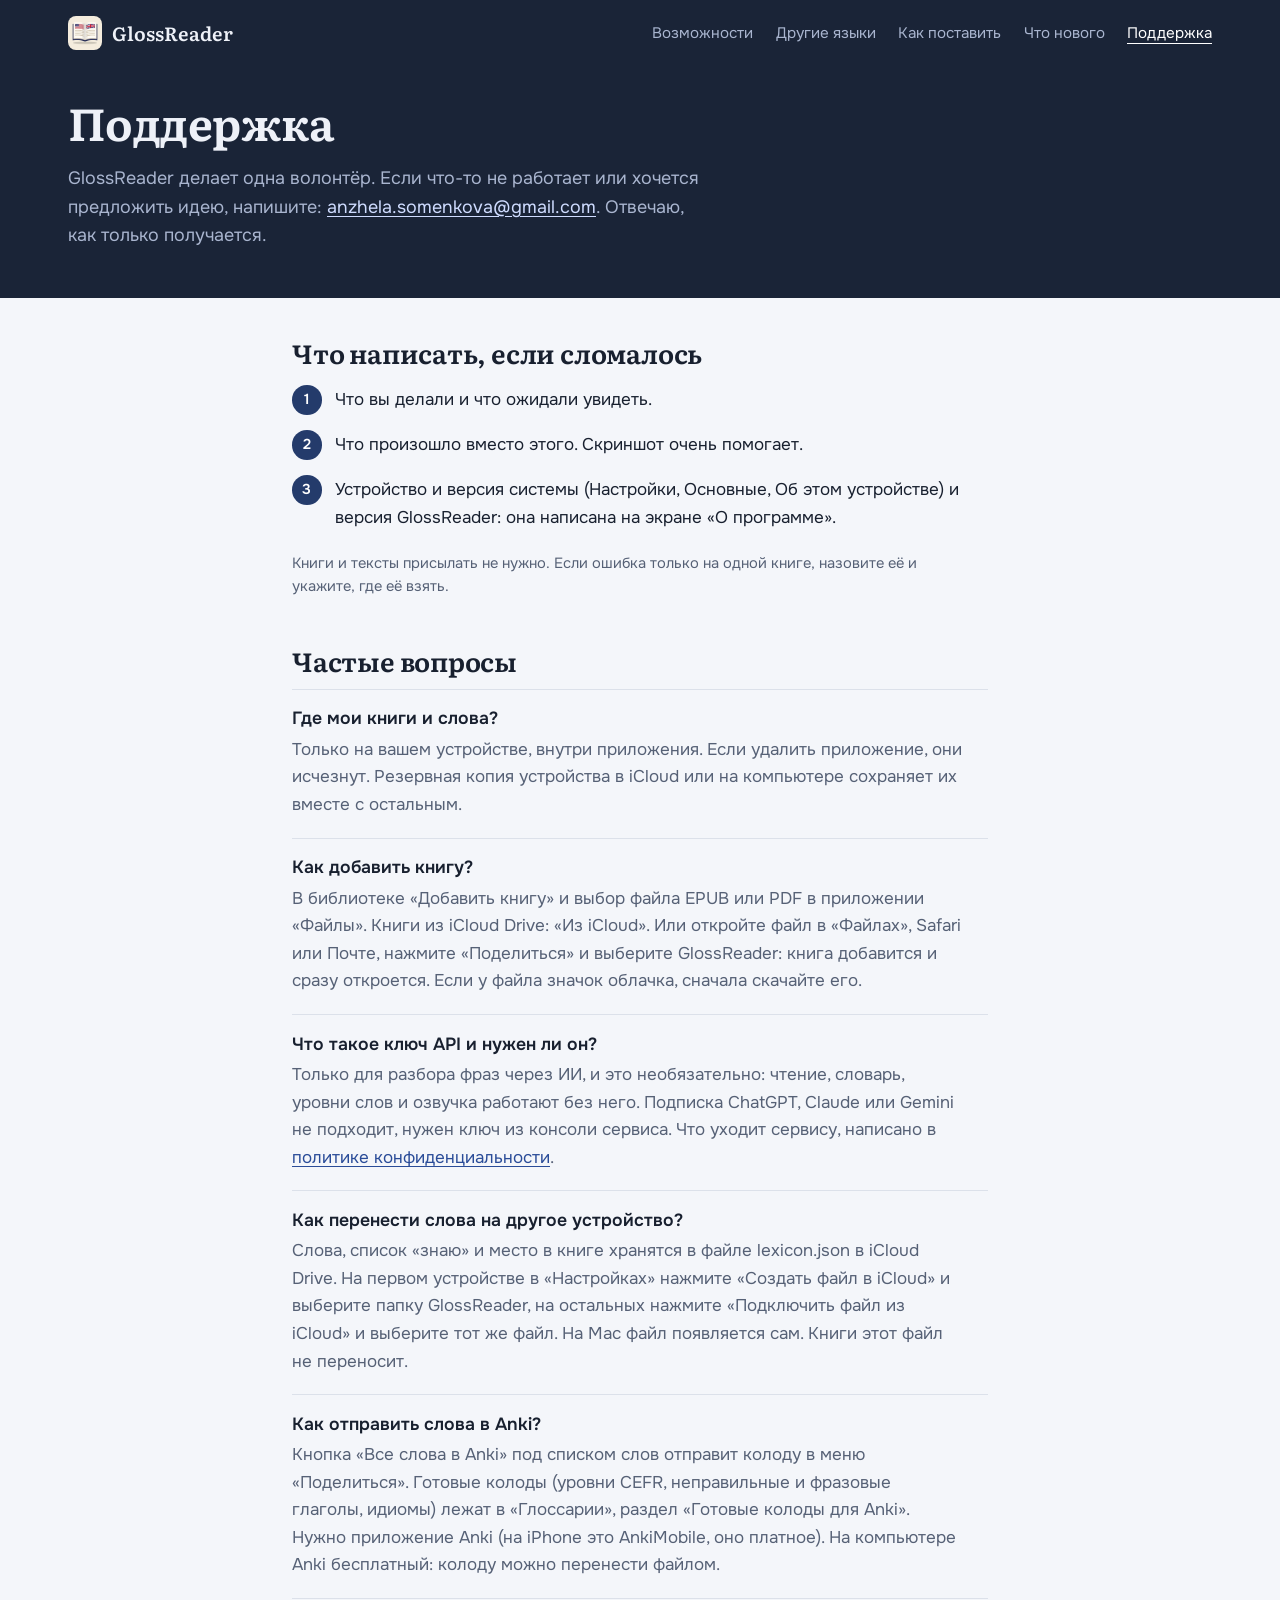
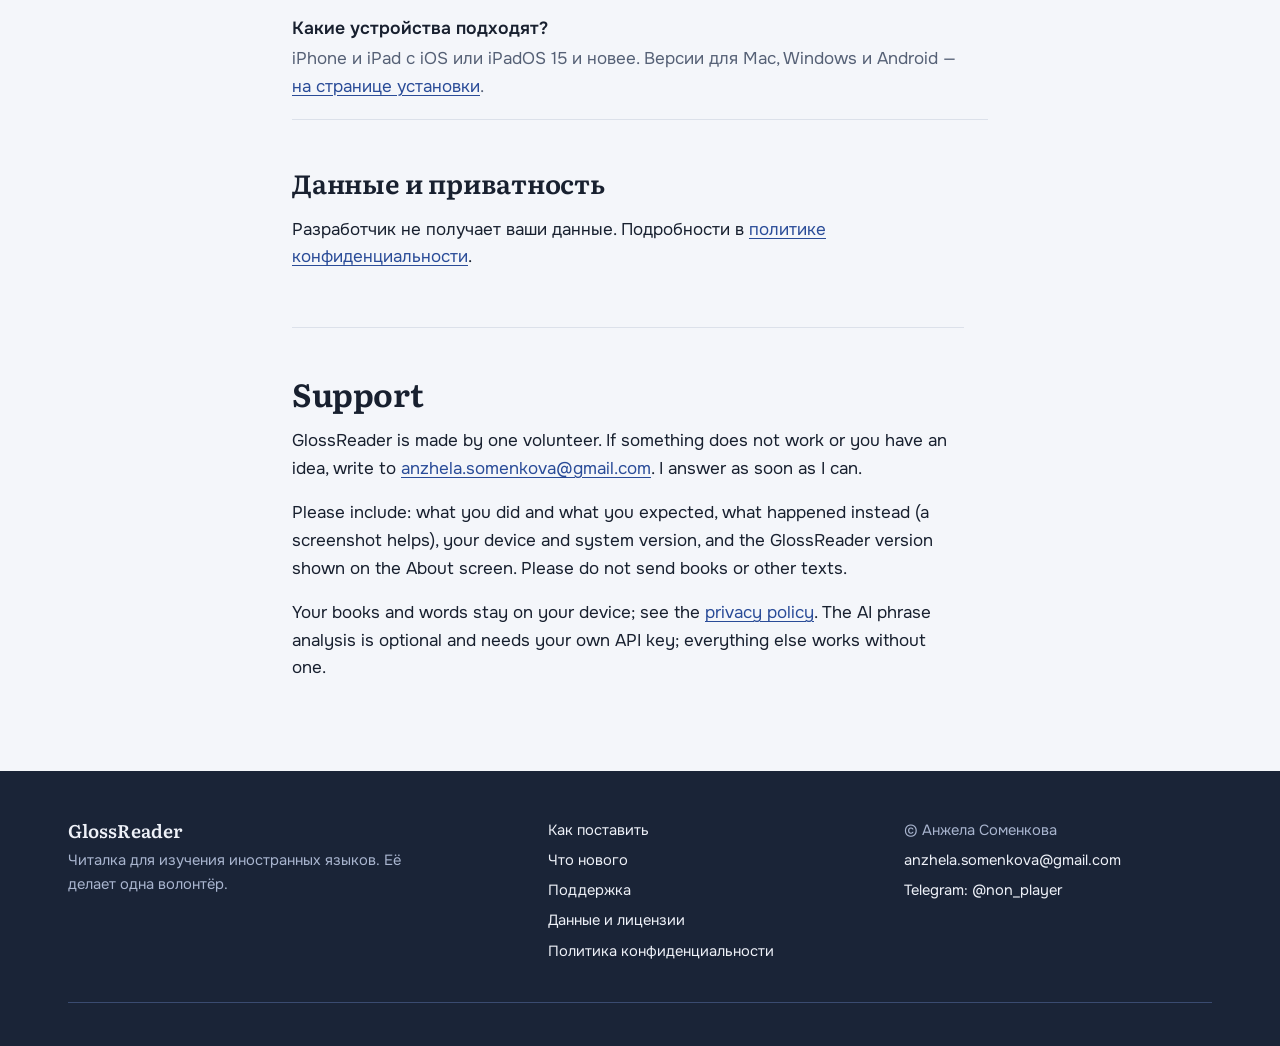
<file: support.html>
<!DOCTYPE html>
<html lang="ru">
<head>
  <meta charset="utf-8">
  <meta name="viewport" content="width=device-width, initial-scale=1">
  <meta name="theme-color" content="#1a2437">
  <title>GlossReader: поддержка / Support</title>
  <link rel="preload" href="fonts/onest-cyrillic-wght-normal.woff2" as="font" type="font/woff2" crossorigin>
  <link rel="preload" href="fonts/literata-cyrillic-wght-normal.woff2" as="font" type="font/woff2" crossorigin>
  <link rel="stylesheet" href="style.css?v=2026-11-12b">
  <link rel="icon" href="favicon.ico" sizes="any">
  <link rel="icon" type="image/png" sizes="32x32" href="favicon-32.png">
  <link rel="icon" type="image/png" sizes="192x192" href="icon-192.png">
  <link rel="apple-touch-icon" href="apple-touch-icon.png">
</head>
<body>
  <header class="top">
    <div class="wide">
    <nav class="nav" aria-label="Разделы">
      <a class="brand" href="index.html"><img src="icon-192.png" alt="" width="34" height="34">GlossReader</a>
      <a href="index.html#features">Возможности</a>
      <a href="index.html#languages">Другие языки</a>
      <a href="guide.html">Как поставить</a>
      <a href="notes.html">Что нового</a>
      <a href="support.html" aria-current="page">Поддержка</a>
    </nav>
      <div class="page-head">
      <h1>Поддержка</h1>
      <p class="lead">GlossReader делает одна волонтёр. Если что-то не работает или хочется предложить идею, напишите: <a href="mailto:anzhela.somenkova@gmail.com">anzhela.somenkova@gmail.com</a>. Отвечаю, как только получается.</p>
    
      </div>
    </div>
  </header>

  <main class="prose">
    <h2>Что написать, если сломалось</h2>
    <div class="steps">
      <div class="step"><strong class="n">1</strong> Что вы делали и что ожидали увидеть.</div>
      <div class="step"><strong class="n">2</strong> Что произошло вместо этого. Скриншот очень помогает.</div>
      <div class="step"><strong class="n">3</strong> Устройство и версия системы (Настройки, Основные, Об этом устройстве) и версия GlossReader: она написана на экране «О программе».</div>
    </div>
    <p class="fine">Книги и тексты присылать не нужно. Если ошибка только на одной книге, назовите её и укажите, где её взять.</p>

    <h2>Частые вопросы</h2>
    <div class="cards">
      <article class="card">
        <h3>Где мои книги и слова?</h3>
        <p>Только на вашем устройстве, внутри приложения. Если удалить приложение, они исчезнут. Резервная копия устройства в iCloud или на компьютере сохраняет их вместе с остальным.</p>
      </article>
      <article class="card">
        <h3>Как добавить книгу?</h3>
        <p>В библиотеке «Добавить книгу» и выбор файла EPUB или PDF в приложении «Файлы». Книги из iCloud Drive: «Из iCloud». Или откройте файл в «Файлах», Safari или Почте, нажмите «Поделиться» и выберите GlossReader: книга добавится и сразу откроется. Если у файла значок облачка, сначала скачайте его.</p>
      </article>
      <article class="card">
        <h3>Что такое ключ API и нужен ли он?</h3>
        <p>Только для разбора фраз через ИИ, и это необязательно: чтение, словарь, уровни слов и озвучка работают без него. Подписка ChatGPT, Claude или Gemini не подходит, нужен ключ из консоли сервиса. Что уходит сервису, написано в <a href="privacy.html">политике конфиденциальности</a>.</p>
      </article>
      <article class="card">
        <h3>Как перенести слова на другое устройство?</h3>
        <p>Слова, список «знаю» и место в книге хранятся в файле lexicon.json в iCloud Drive. На первом устройстве в «Настройках» нажмите «Создать файл в iCloud» и выберите папку GlossReader, на остальных нажмите «Подключить файл из iCloud» и выберите тот же файл. На Mac файл появляется сам. Книги этот файл не переносит.</p>
      </article>
      <article class="card">
        <h3>Как отправить слова в Anki?</h3>
        <p>Кнопка «Все слова в Anki» под списком слов отправит колоду в меню «Поделиться». Готовые колоды (уровни CEFR, неправильные и фразовые глаголы, идиомы) лежат в «Глоссарии», раздел «Готовые колоды для Anki». Нужно приложение Anki (на iPhone это AnkiMobile, оно платное). На компьютере Anki бесплатный: колоду можно перенести файлом.</p>
      </article>
      <article class="card">
        <h3>Какие устройства подходят?</h3>
        <p>iPhone и iPad с iOS или iPadOS 15 и новее. Версии для Mac, Windows и Android — <a href="guide.html">на странице установки</a>.</p>
      </article>
    </div>

    <h2>Данные и приватность</h2>
    <p>Разработчик не получает ваши данные. Подробности в <a href="privacy.html">политике конфиденциальности</a>.</p>

    <hr>

    <h1>Support</h1>
    <p>GlossReader is made by one volunteer. If something does not work or you have an idea, write to <a href="mailto:anzhela.somenkova@gmail.com">anzhela.somenkova@gmail.com</a>. I answer as soon as I can.</p>
    <p>Please include: what you did and what you expected, what happened instead (a screenshot helps), your device and system version, and the GlossReader version shown on the About screen. Please do not send books or other texts.</p>
    <p>Your books and words stay on your device; see the <a href="privacy.html#en">privacy policy</a>. The AI phrase analysis is optional and needs your own API key; everything else works without one.</p>

    
  </main>

  <footer class="foot">
    <div class="wide">
      <div class="foot-grid">
        <div>
          <strong>GlossReader</strong>
          <p>Читалка для изучения иностранных языков. Её делает одна волонтёр.</p>
        </div>
        <ul>
          <li><a href="guide.html">Как поставить</a></li>
          <li><a href="notes.html">Что нового</a></li>
          <li><a href="support.html">Поддержка</a></li>
          <li><a href="data.html">Данные и лицензии</a></li>
          <li><a href="privacy.html">Политика конфиденциальности</a></li>
        </ul>
        <ul>
          <li>© Анжела Соменкова</li>
          <li><a href="mailto:anzhela.somenkova@gmail.com">anzhela.somenkova@gmail.com</a></li>
          <li><a href="https://t.me/non_player">Telegram: @non_player</a></li>
        </ul>
      </div>
      <div class="foot-base"><span></span><!-- stats-link --></div>
    </div>
  </footer>
</body>
</html>
</file>
<file: style.css>
/* GlossReader site. The page borrows the app's own look: navy chrome, a cream
   book page (the icon's colours) and the CEFR highlight colours from the reader.
   Fonts are served from this site (fonts/), so no visit talks to a third party. */

@font-face {
  font-family: "Onest";
  font-weight: 100 900;
  font-display: swap;
  src: url("fonts/onest-cyrillic-wght-normal.woff2") format("woff2");
  unicode-range: U+0301, U+0400-045F, U+0490-0491, U+04B0-04B1, U+2116;
}
@font-face {
  font-family: "Onest";
  font-weight: 100 900;
  font-display: swap;
  src: url("fonts/onest-latin-wght-normal.woff2") format("woff2");
  unicode-range: U+0000-00FF, U+0131, U+0152-0153, U+02BB-02BC, U+02C6, U+02DA, U+02DC, U+0304, U+0308, U+0329, U+2000-206F, U+20AC, U+2122, U+2191, U+2193, U+2212, U+2215, U+FEFF, U+FFFD;
}
@font-face {
  font-family: "Literata";
  font-weight: 200 900;
  font-display: swap;
  src: url("fonts/literata-cyrillic-wght-normal.woff2") format("woff2");
  unicode-range: U+0301, U+0400-045F, U+0490-0491, U+04B0-04B1, U+2116;
}
@font-face {
  font-family: "Literata";
  font-weight: 200 900;
  font-display: swap;
  src: url("fonts/literata-latin-wght-normal.woff2") format("woff2");
  unicode-range: U+0000-00FF, U+0131, U+0152-0153, U+02BB-02BC, U+02C6, U+02DA, U+02DC, U+0304, U+0308, U+0329, U+2000-206F, U+20AC, U+2122, U+2191, U+2193, U+2212, U+2215, U+FEFF, U+FFFD;
}

:root {
  color-scheme: light dark;
  --navy: #1a2437;
  --navy-raised: #26344f;
  --navy-line: #3a4b70;
  --on-navy: #eef1f8;
  --on-navy-muted: #a9b5cf;
  --paper: #f4ecdb;
  --paper-ink: #1d2433;

  --bg: #f4f6fa;
  --surface: #ffffff;
  --ink: #18202f;
  --muted: #566176;
  --line: #dce1ea;
  --link: #2a4c98;
  --btn-bg: #243b6b;
  --btn-ink: #ffffff;
  --btn-line: #243b6b;
  --mark: #fff0b3;

  /* The reader's CEFR colours (frontend/src/lib/levels.ts), as drawn on paper. */
  --a1: rgba(139, 195, 74, 0.42);
  --a2: rgba(205, 220, 57, 0.45);
  --b1: rgba(255, 235, 59, 0.5);
  --b2: rgba(255, 152, 0, 0.36);
  --name: rgba(79, 195, 247, 0.4);
  --phrase: rgba(0, 150, 136, 0.22);
  --phrase-line: rgba(0, 121, 107, 0.85);
  /* The same levels as solid chips on navy. */
  --chip-a1: #9ccc65;
  --chip-a2: #d4e157;
  --chip-b1: #fff176;
  --chip-b2: #ffb74d;
  --chip-phrase: #4db6ac;

  --serif: "Literata", Georgia, "Iowan Old Style", "Times New Roman", serif;
  --sans: "Onest", system-ui, -apple-system, "Segoe UI", Roboto, sans-serif;
}
@media (prefers-color-scheme: dark) {
  :root:not([data-theme="light"]) {
    --bg: #0f1624;
    --surface: #161f31;
    --ink: #e7ebf3;
    --muted: #9ba7bf;
    --line: #28344d;
    --link: #a9c0f2;
    --btn-bg: #a9c0f2;
    --btn-ink: #14203a;
    --btn-line: #a9c0f2;
    --mark: #4a4220;
  }
}

* { box-sizing: border-box; }
html { -webkit-text-size-adjust: 100%; }
body {
  margin: 0;
  font: 400 1.0625rem/1.62 var(--sans);
  color: var(--ink);
  background: var(--bg);
  text-rendering: optimizeLegibility;
}
a { color: var(--link); text-underline-offset: 0.18em; text-decoration-thickness: 0.06em; }
a:focus-visible, button:focus-visible, [role="button"]:focus-visible {
  outline: 2px solid var(--link);
  outline-offset: 2px;
  border-radius: 4px;
}
.top a:focus-visible, .top [role="button"]:focus-visible, .top button:focus-visible, .foot a:focus-visible {
  outline-color: #cfdcff;
}
img { max-width: 100%; height: auto; }
code, pre { font-family: ui-monospace, SFMono-Regular, Menlo, Consolas, monospace; font-size: 0.88em; }
code { background: color-mix(in srgb, var(--ink) 8%, transparent); padding: 0.08em 0.32em; border-radius: 4px; overflow-wrap: anywhere; }

.wide { max-width: 74rem; margin: 0 auto; padding: 0 1.25rem; }
.prose { max-width: 46rem; margin: 0 auto; padding: 1rem 1.25rem 4.5rem; }

/* ---- header band (navy, like the app) ---- */
.top { background: var(--navy); color: var(--on-navy); }
.top a { color: inherit; }
.nav {
  display: flex;
  flex-wrap: wrap;
  align-items: center;
  gap: 0.35rem 1.4rem;
  padding: 1rem 0;
  font-size: 0.95rem;
}
.nav .brand {
  display: inline-flex;
  align-items: center;
  gap: 0.6rem;
  margin-right: auto;
  font: 600 1.2rem/1 var(--serif);
  text-decoration: none;
}
.nav .brand img { width: 34px; height: 34px; border-radius: 8px; display: block; }
.nav a:not(.brand) { text-decoration: none; color: var(--on-navy-muted); padding: 0.25rem 0; }
.nav a:not(.brand):hover, .nav a[aria-current="page"] { color: #fff; text-decoration: underline; text-decoration-thickness: 0.08em; text-underline-offset: 0.35em; }

.hero {
  display: grid;
  grid-template-columns: minmax(0, 5fr) minmax(0, 6fr);
  gap: 3.5rem;
  align-items: center;
  padding: 2.8rem 0 4.2rem;
}
h1 {
  font: 650 clamp(2.15rem, 4.6vw, 3.45rem)/1.08 var(--serif);
  letter-spacing: -0.012em;
  margin: 0 0 1.1rem;
  text-wrap: balance;
  overflow-wrap: break-word;
  hyphens: auto;
}
.lead { font-size: 1.12rem; line-height: 1.6; margin: 0 0 1.4rem; color: var(--on-navy-muted); max-width: 40rem; }
.top .lead a { color: #cfdcff; }
.page-head { padding: 2rem 0 3rem; }
.page-head h1 { font-size: clamp(1.7rem, 5vw, 2.8rem); }
.page-head .lead { margin-bottom: 0; }
.page-head .downloads { margin-top: 1.5rem; }

/* ---- download buttons ---- */
.downloads { display: flex; flex-wrap: wrap; gap: 0.7rem; margin: 0 0 1rem; }
.btn {
  display: inline-flex;
  flex-direction: column;
  gap: 0.1rem;
  padding: 0.72rem 1.15rem;
  border-radius: 10px;
  background: var(--btn-bg);
  color: var(--btn-ink);
  border: 1px solid var(--btn-line);
  text-decoration: none;
  font-weight: 600;
  line-height: 1.25;
}
.btn small { font-size: 0.8rem; font-weight: 400; opacity: 0.8; }
.btn:hover { filter: brightness(1.08); }
.top .btn { background: transparent; color: var(--on-navy); border-color: var(--navy-line); }
.top .btn:hover { border-color: #9db7ee; filter: none; background: var(--navy-raised); }
.top .btn.primary { background: #a9c0f2; color: #14203a; border-color: #a9c0f2; }
.top .btn.primary:hover { background: #bccdf6; border-color: #bccdf6; }
.hero .downloads { display: grid; grid-template-columns: repeat(2, minmax(0, 1fr)); }
.hero .downloads .btn.primary { grid-column: 1 / -1; padding: 0.9rem 1.3rem; font-size: 1.1rem; }
.fine { color: var(--muted); font-size: 0.92rem; line-height: 1.55; }
.top .fine { color: var(--on-navy-muted); }
.top .fine a { color: #cfdcff; }
.hero .fine { margin: 0; max-width: 36rem; }

/* ---- the book page in the hero ---- */
.reader { margin: 0; }
.reader-window {
  border-radius: 14px;
  background: var(--navy-raised);
  box-shadow: 0 34px 60px -30px rgba(0, 0, 0, 0.65), 0 0 0 1px rgba(255, 255, 255, 0.06);
  position: relative;
}
.reader-bar {
  display: flex;
  flex-wrap: wrap;
  align-items: center;
  gap: 0.6rem 1rem;
  padding: 0.75rem 1rem;
  border-radius: 14px 14px 0 0;
}
.reader-title { font-weight: 600; font-size: 0.95rem; margin-right: auto; }
.chips { display: flex; flex-wrap: wrap; gap: 0.35rem; }
.chip {
  font: 600 0.8rem/1 var(--sans);
  padding: 0.38rem 0.6rem;
  border-radius: 7px;
  border: 1px solid var(--navy-line);
  background: transparent;
  color: var(--on-navy-muted);
  cursor: pointer;
}
.chip[aria-pressed="true"] { color: #1a2437; border-color: transparent; background: var(--c); }
.chip[data-lvl="a1"] { --c: var(--chip-a1); }
.chip[data-lvl="a2"] { --c: var(--chip-a2); }
.chip[data-lvl="b1"] { --c: var(--chip-b1); }
.chip[data-lvl="b2"] { --c: var(--chip-b2); }
.chip[data-lvl="phrase"] { --c: var(--chip-phrase); }
.reader-page {
  position: relative;
  background: var(--paper);
  color: var(--paper-ink);
  padding: 1.6rem 1.7rem 1.9rem;
  border-radius: 0 0 14px 14px;
  font: 400 clamp(1.05rem, 1.55vw, 1.2rem)/1.95 var(--serif);
  min-height: 21rem;
}
.reader-page p { margin: 0 0 1.1rem; }
.reader-page p:last-of-type { margin-bottom: 0; }
.w {
  cursor: pointer;
  padding: 0.05em 0.08em;
  margin: 0 -0.08em;
  border-radius: 0.2em;
  -webkit-box-decoration-break: clone;
  box-decoration-break: clone;
}
.w:hover { box-shadow: inset 0 0 0 1px rgba(29, 36, 51, 0.35); }
.reader-page .w:focus-visible { outline: 2px solid #2a4c98; outline-offset: 1px; }
.w.a1 { background: var(--a1); }
.w.a2 { background: var(--a2); }
.w.b1 { background: var(--b1); }
.w.b2 { background: var(--b2); }
.w.name { background: var(--name); }
.w.phrase { background: var(--phrase); border-bottom: 2px dotted var(--phrase-line); border-radius: 0.2em 0.2em 0 0; }
.reader[data-off~="a1"] .w.a1,
.reader[data-off~="a2"] .w.a2,
.reader[data-off~="b1"] .w.b1,
.reader[data-off~="b2"] .w.b2,
.reader[data-off~="phrase"] .w.phrase { background: transparent; border-bottom-color: transparent; }
.w.saved, .reader .w.saved { background: #ffe89a; }
.w.known, .reader .w.known { background: transparent; border-bottom-color: transparent; }

.pop {
  position: absolute;
  z-index: 3;
  width: min(21rem, calc(100% - 1.4rem));
  background: #fffdf7;
  color: #1d2433;
  border-radius: 12px;
  padding: 0.95rem 1.05rem 0.9rem;
  box-shadow: 0 14px 34px -8px rgba(20, 28, 46, 0.45), 0 0 0 1px rgba(20, 28, 46, 0.1);
  font: 400 0.95rem/1.45 var(--sans);
}
.pop[hidden] { display: none; }
.pop-head { display: flex; align-items: baseline; gap: 0.55rem; margin: 0 0 0.3rem; }
.pop-word { font: 650 1.12rem/1.2 var(--serif); }
.pop-pos { color: #5c6678; font-size: 0.85rem; }
.pop-level { margin-left: auto; font-size: 0.75rem; font-weight: 700; padding: 0.15rem 0.45rem; border-radius: 5px; background: var(--chip-a1); color: #1a2437; }
.pop-level[data-lvl="a2"] { background: var(--chip-a2); }
.pop-level[data-lvl="b1"] { background: var(--chip-b1); }
.pop-level[data-lvl="b2"] { background: var(--chip-b2); }
.pop-level[data-lvl="phrase"] { background: var(--chip-phrase); }
.pop-level[data-lvl="name"] { background: #81d4fa; }
.pop-tr { margin: 0; font-size: 1rem; }
.pop-syn { margin: 0.4rem 0 0; font-size: 0.88rem; color: #3b4559; }
.pop-actions { display: flex; flex-wrap: wrap; gap: 0.45rem; margin-top: 0.75rem; }
.pop-actions button {
  font: 600 0.85rem/1 var(--sans);
  padding: 0.5rem 0.8rem;
  border-radius: 8px;
  border: 0;
  background: #7f9fe0;
  color: #10192e;
  cursor: pointer;
}
.pop-actions button:hover { background: #6f90d6; }
.pop-actions button[aria-pressed="true"] { background: #ffe89a; }
.reader-note { margin: 0.9rem 0 0; font-size: 0.88rem; color: var(--on-navy-muted); }
.reader-note a { color: #cfdcff; }

/* ---- sections ---- */
.section { padding: 4.2rem 0; }
.section.surface { background: var(--surface); }
h2 { font: 620 clamp(1.6rem, 3vw, 2.15rem)/1.15 var(--serif); letter-spacing: -0.008em; margin: 0 0 1.4rem; text-wrap: balance; }
h3 { font: 600 1.05rem/1.3 var(--sans); margin: 0 0 0.35rem; }
.prose h1 { font-size: 2rem; margin: 0 0 0.6rem; color: var(--ink); }
.prose hr { border: 0; border-top: 1px solid var(--line); margin: 3.5rem 0 3rem; max-width: 42rem; }
.prose.roomy { max-width: 64rem; }
.prose.roomy > p, .prose.roomy > ul, .prose.roomy > ol { max-width: 46rem; }
.prose h2 { margin: 3rem 0 0.8rem; font-size: 1.65rem; }
.prose h2:first-child { margin-top: 1.5rem; }
.prose p, .prose ul, .prose ol { max-width: 42rem; }
.prose ul, .prose ol { padding-left: 1.3rem; }
.prose li { margin: 0.35rem 0; }
.section-lead { max-width: 42rem; margin: 0 0 2rem; }

.group { display: grid; grid-template-columns: 13rem minmax(0, 1fr); gap: 1.5rem 3rem; padding: 2rem 0; border-top: 1px solid var(--line); }
.group:first-of-type { margin-top: 0.5rem; }
.group-title { font: 600 1.4rem/1.2 var(--serif); margin: 0; }
.feats { display: grid; grid-template-columns: repeat(2, minmax(0, 1fr)); gap: 1.9rem 3rem; }
.feat h4 { font: 600 1.05rem/1.3 var(--sans); margin: 0 0 0.35rem; }
.feat p { margin: 0; color: var(--muted); font-size: 0.98rem; }

.split { display: grid; grid-template-columns: minmax(0, 5fr) minmax(0, 7fr); gap: 3.5rem; align-items: center; }
.split p { margin: 0 0 1rem; max-width: 36rem; }
.phones { display: grid; grid-template-columns: repeat(3, minmax(0, 1fr)); gap: 1.1rem; align-items: start; }
.phones figure { margin: 0; }
.phones figure:nth-child(2) { margin-top: 2.2rem; }
.phones img {
  display: block;
  width: 100%;
  border-radius: 20px;
  border: 1px solid var(--line);
  box-shadow: 0 22px 40px -26px rgba(20, 28, 46, 0.55);
}

.editions { display: grid; grid-template-columns: repeat(3, minmax(0, 1fr)); gap: 0; border-top: 1px solid var(--line); border-bottom: 1px solid var(--line); }
.edition { padding: 1.7rem 1.7rem 1.9rem; display: flex; flex-direction: column; align-items: flex-start; }
.edition + .edition { border-left: 1px solid var(--line); }
.edition:first-child { padding-left: 0; }
.edition img { width: 76px; height: 76px; margin-bottom: 1rem; }
.edition h3 { font: 600 1.25rem/1.2 var(--serif); }
.edition p { margin: 0 0 1.2rem; color: var(--muted); font-size: 0.98rem; }
.edition .btn { margin-top: auto; }

.video-wrap { max-width: 56rem; }
.video {
  position: relative;
  aspect-ratio: 16 / 9;
  border-radius: 14px;
  overflow: hidden;
  background: #000;
  box-shadow: 0 26px 50px -30px rgba(20, 28, 46, 0.6);
}
.video a { position: absolute; inset: 0; display: block; }
.video img, .video iframe { position: absolute; inset: 0; width: 100%; height: 100%; border: 0; object-fit: cover; display: block; }
.video .play {
  position: absolute;
  left: 50%;
  top: 50%;
  width: 76px;
  height: 54px;
  margin: -27px 0 0 -38px;
  border-radius: 14px;
  background: rgba(26, 36, 55, 0.85);
  transition: background 0.15s;
}
.video .play::after {
  content: "";
  position: absolute;
  left: 31px;
  top: 16px;
  border-style: solid;
  border-width: 11px 0 11px 19px;
  border-color: transparent transparent transparent #fff;
}
.video a:hover .play, .video a:focus-visible .play { background: #c4302b; }

/* ---- inner pages ---- */
.steps { display: grid; gap: 0.9rem; margin: 1rem 0 1.2rem; }
.step { position: relative; padding: 0.1rem 0 0.1rem 2.7rem; }
.step p { margin: 0; }
.step .n {
  position: absolute;
  left: 0;
  top: 0.05rem;
  width: 1.85rem;
  height: 1.85rem;
  border-radius: 50%;
  background: var(--btn-bg);
  color: var(--btn-ink);
  font: 600 0.9rem/1.85rem var(--sans);
  text-align: center;
}
.cards { display: grid; gap: 0; margin-top: 0.5rem; }
.card { padding: 1.1rem 0 1.2rem; border-top: 1px solid var(--line); }
.card:last-child { border-bottom: 1px solid var(--line); }
.card h3 { font-size: 1.1rem; }
.card p { margin: 0.25rem 0 0; color: var(--muted); }
pre {
  background: var(--navy);
  color: #eef1f8;
  padding: 0.9rem 1.1rem;
  border-radius: 10px;
  overflow-x: auto;
  line-height: 1.5;
  max-width: 42rem;
}
table { width: 100%; border-collapse: collapse; font-size: 0.95rem; margin: 1rem 0; }
table code { font-size: 0.8em; }
td:first-child { min-width: 11rem; }
th, td { text-align: left; padding: 0.7rem 0.8rem 0.7rem 0; border-bottom: 1px solid var(--line); vertical-align: top; }
th { color: var(--muted); font-weight: 600; }
.notes { display: grid; }
.note { display: grid; grid-template-columns: 10.5rem minmax(0, 1fr); column-gap: 2rem; padding: 1.8rem 0 1.9rem; border-top: 1px solid var(--line); }
.note > * { grid-column: 2; }
.note time { grid-column: 1; grid-row: 1 / span 6; color: var(--muted); font-size: 0.92rem; padding-top: 0.35rem; }
.note h2 { font-size: 1.3rem; margin: 0 0 0.6rem; }
.note ul { margin: 0; padding-left: 1.2rem; max-width: 46rem; }
.note li { margin: 0.35rem 0; }
.note p { margin: 0 0 0.6rem; }

/* ---- footer ---- */
.foot { background: var(--navy); color: var(--on-navy-muted); font-size: 0.92rem; padding: 3rem 0 1.6rem; }
.foot a { color: var(--on-navy); text-decoration: none; }
.foot a:hover { text-decoration: underline; }
.foot-grid { display: grid; grid-template-columns: minmax(0, 1.4fr) repeat(2, minmax(0, 1fr)); gap: 2rem 3rem; }
.foot strong { display: block; color: var(--on-navy); font: 600 1.15rem/1.2 var(--serif); margin-bottom: 0.5rem; }
.foot p { margin: 0; max-width: 24rem; }
.foot ul { list-style: none; margin: 0; padding: 0; display: grid; gap: 0.4rem; align-content: start; }
.foot-base { display: flex; justify-content: space-between; gap: 1rem; margin-top: 2.4rem; padding-top: 1.1rem; border-top: 1px solid var(--navy-line); font-size: 0.85rem; }
.foot .stat { color: var(--on-navy-muted); opacity: 0.5; font-size: 0.72rem; text-decoration: none; }
.foot .stat:hover { opacity: 0.9; text-decoration: underline; }

/* ---- narrower screens ---- */
@media (max-width: 62rem) {
  .hero { grid-template-columns: minmax(0, 1fr); gap: 2.4rem; padding-bottom: 3rem; }
  .group { grid-template-columns: minmax(0, 1fr); gap: 1.1rem; }
  .split { grid-template-columns: minmax(0, 1fr); gap: 2.2rem; }
  .phones { max-width: 34rem; }
}
@media (max-width: 46rem) {
  body { font-size: 1rem; }
  .hero { padding-top: 1.6rem; }
  .nav { gap: 0.3rem 1.1rem; font-size: 0.9rem; }
  .nav .brand { flex-basis: 100%; }
  .downloads .btn { flex: 1 1 100%; }
  .hero .downloads { grid-template-columns: minmax(0, 1fr); }
  .feats { grid-template-columns: minmax(0, 1fr); gap: 1.5rem; }
  .section { padding: 3rem 0; }
  .reader-page { padding: 1.2rem 1.15rem 1.5rem; min-height: 0; line-height: 1.9; }
  .reader-bar { padding: 0.65rem 0.75rem; }
  .editions { grid-template-columns: minmax(0, 1fr); border-bottom: 0; }
  .edition, .edition:first-child, .edition + .edition { padding: 1.5rem 0; border-left: 0; }
  .edition + .edition { border-top: 1px solid var(--line); }
  .edition { flex-direction: row; flex-wrap: wrap; align-items: center; column-gap: 1rem; }
  .edition img { width: 60px; height: 60px; margin: 0; }
  .edition h3 { flex: 1 1 0; min-width: 0; }
  .edition p, .edition .btn { flex: 1 1 100%; margin-top: 0.8rem; margin-bottom: 0; }
  .phones { display: flex; overflow-x: auto; scroll-snap-type: x mandatory; gap: 0.9rem; margin: 0 -1.25rem; padding: 0.4rem 1.25rem 1rem; max-width: none; scrollbar-width: none; }
  .phones::-webkit-scrollbar { display: none; }
  .phones figure { flex: 0 0 62%; scroll-snap-align: center; }
  .phones figure:nth-child(2) { margin-top: 0; }
  .note { grid-template-columns: minmax(0, 1fr); }
  .note > *, .note time { grid-column: 1; grid-row: auto; }
  .note time { padding: 0 0 0.35rem; }
  .foot-grid { grid-template-columns: minmax(0, 1fr); gap: 1.6rem; }
  /* the data table becomes a list: three columns do not fit a phone */
  table, thead, tbody, tr, th, td { display: block; }
  thead { display: none; }
  tr { padding: 0.8rem 0; border-bottom: 1px solid var(--line); }
  td { border: 0; padding: 0.15rem 0; }
  td:first-child { font-weight: 600; }
}
@media (prefers-reduced-motion: reduce) {
  * { transition: none !important; scroll-behavior: auto !important; }
}
</file>
